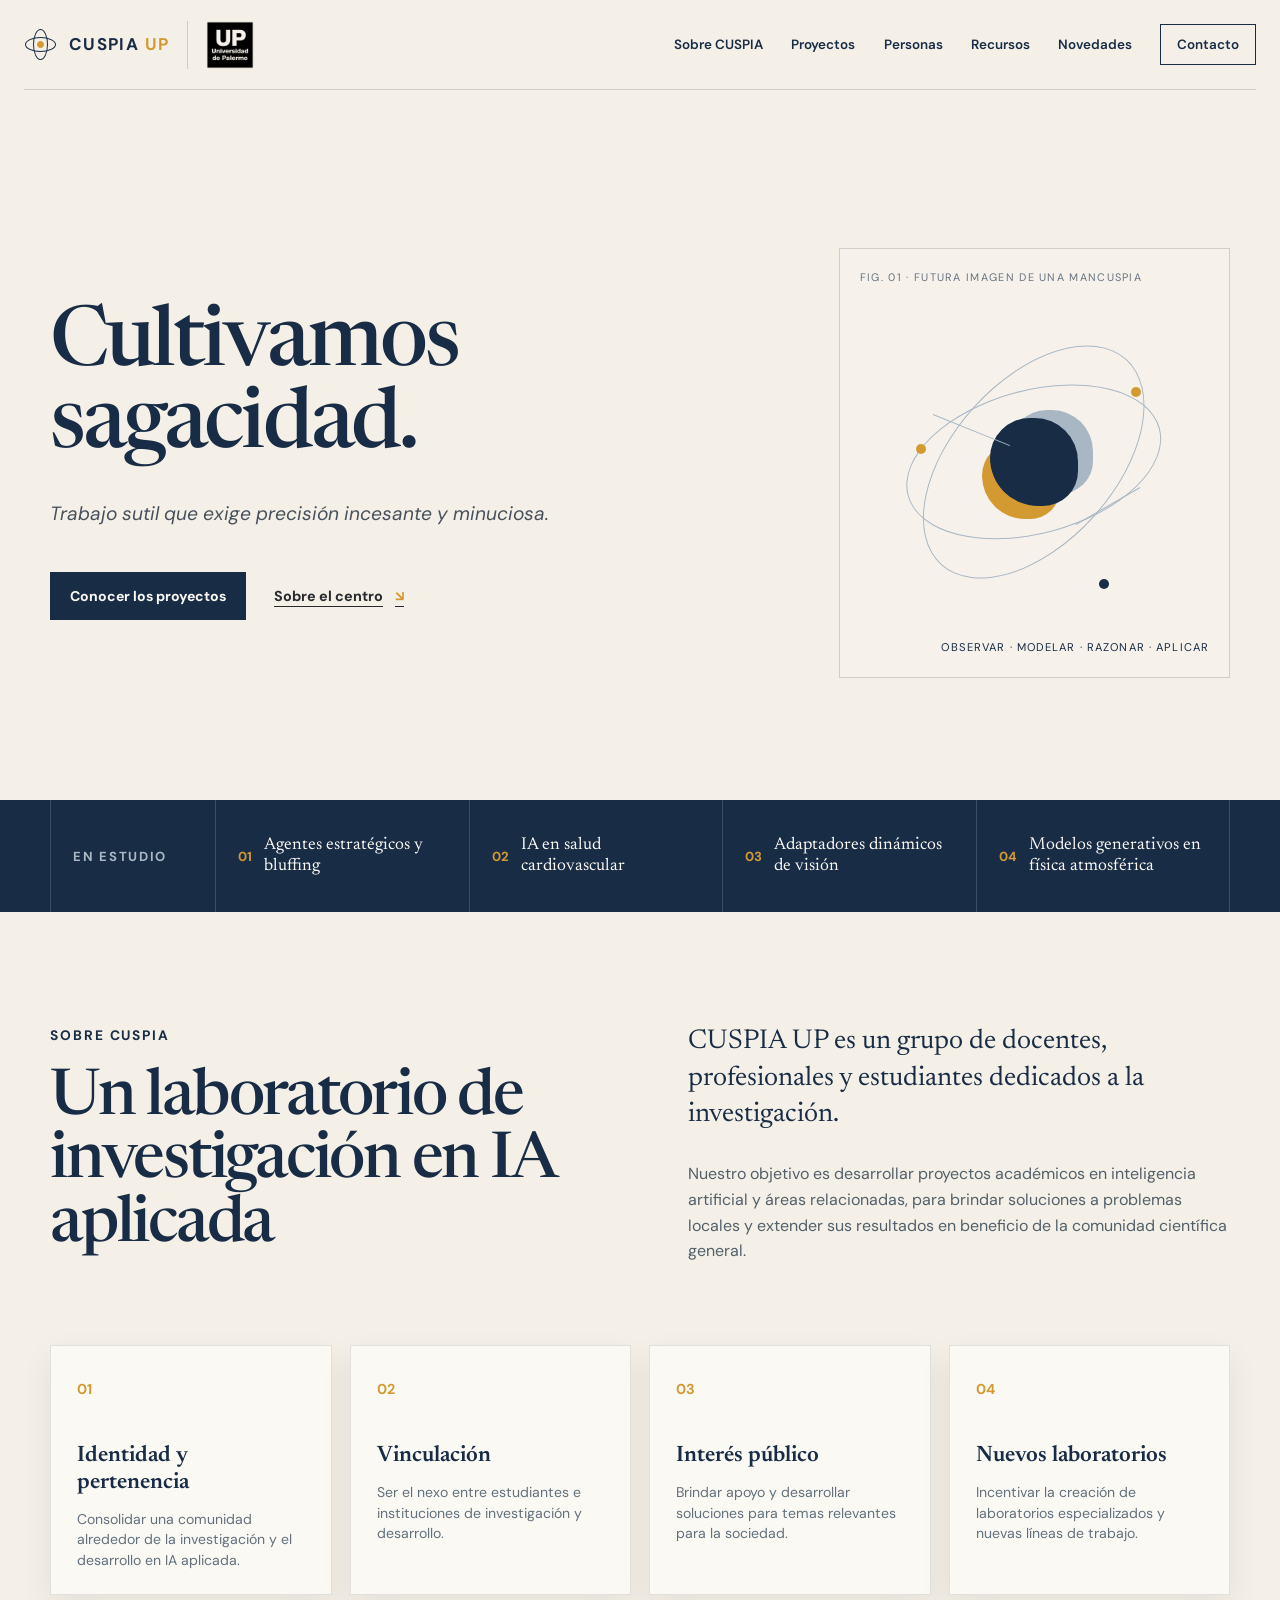
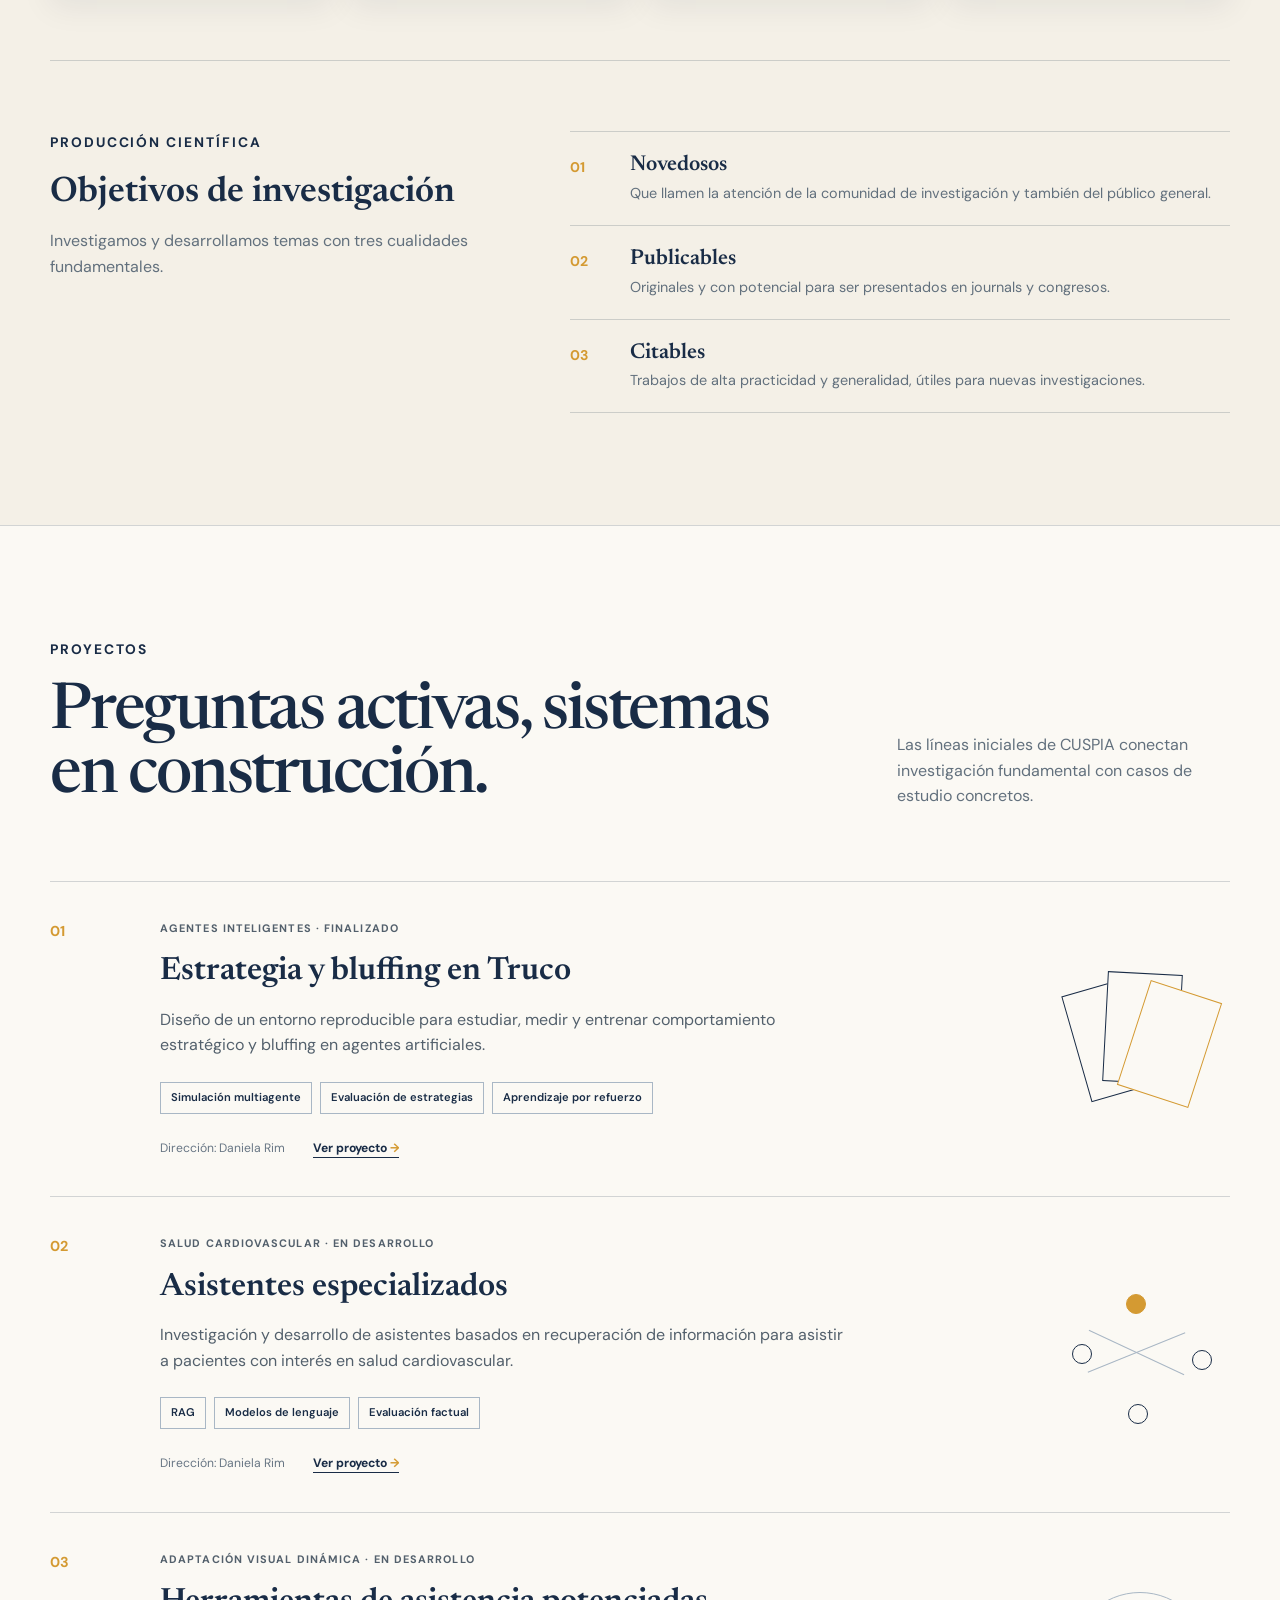
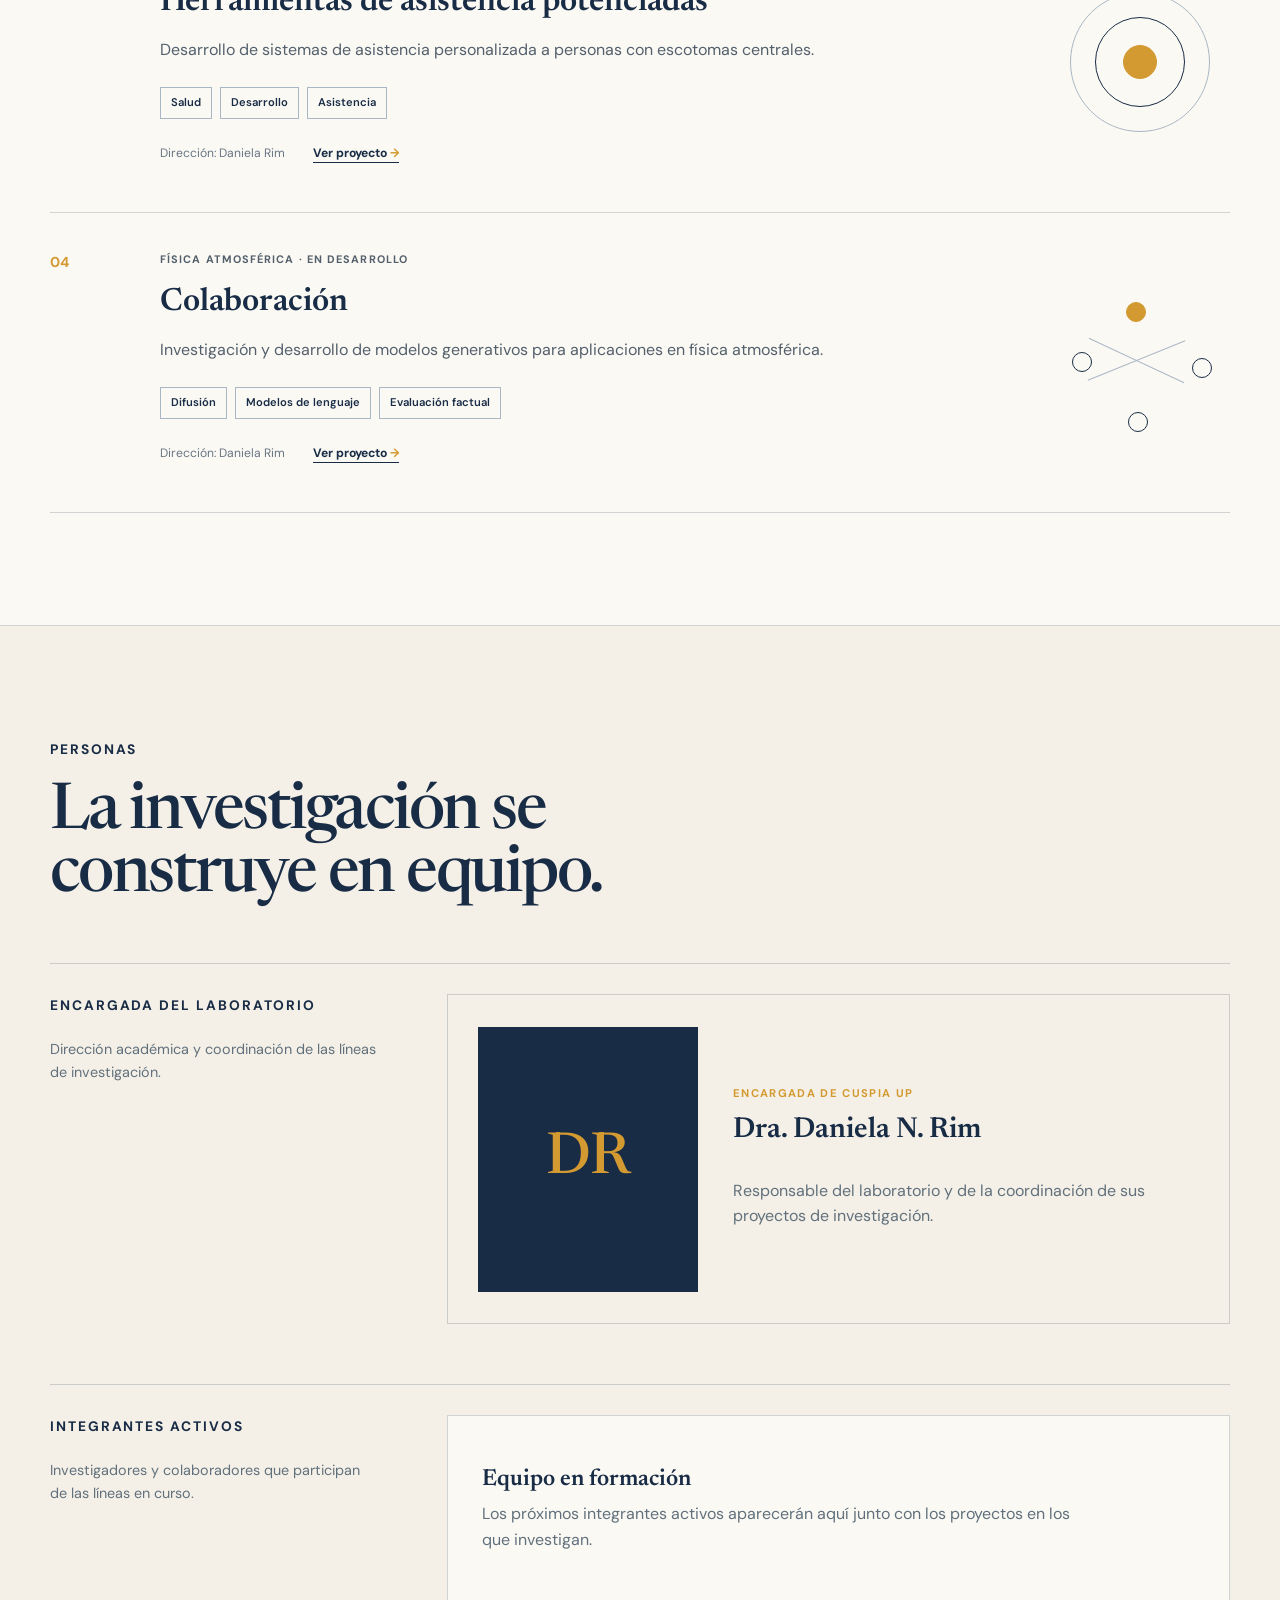
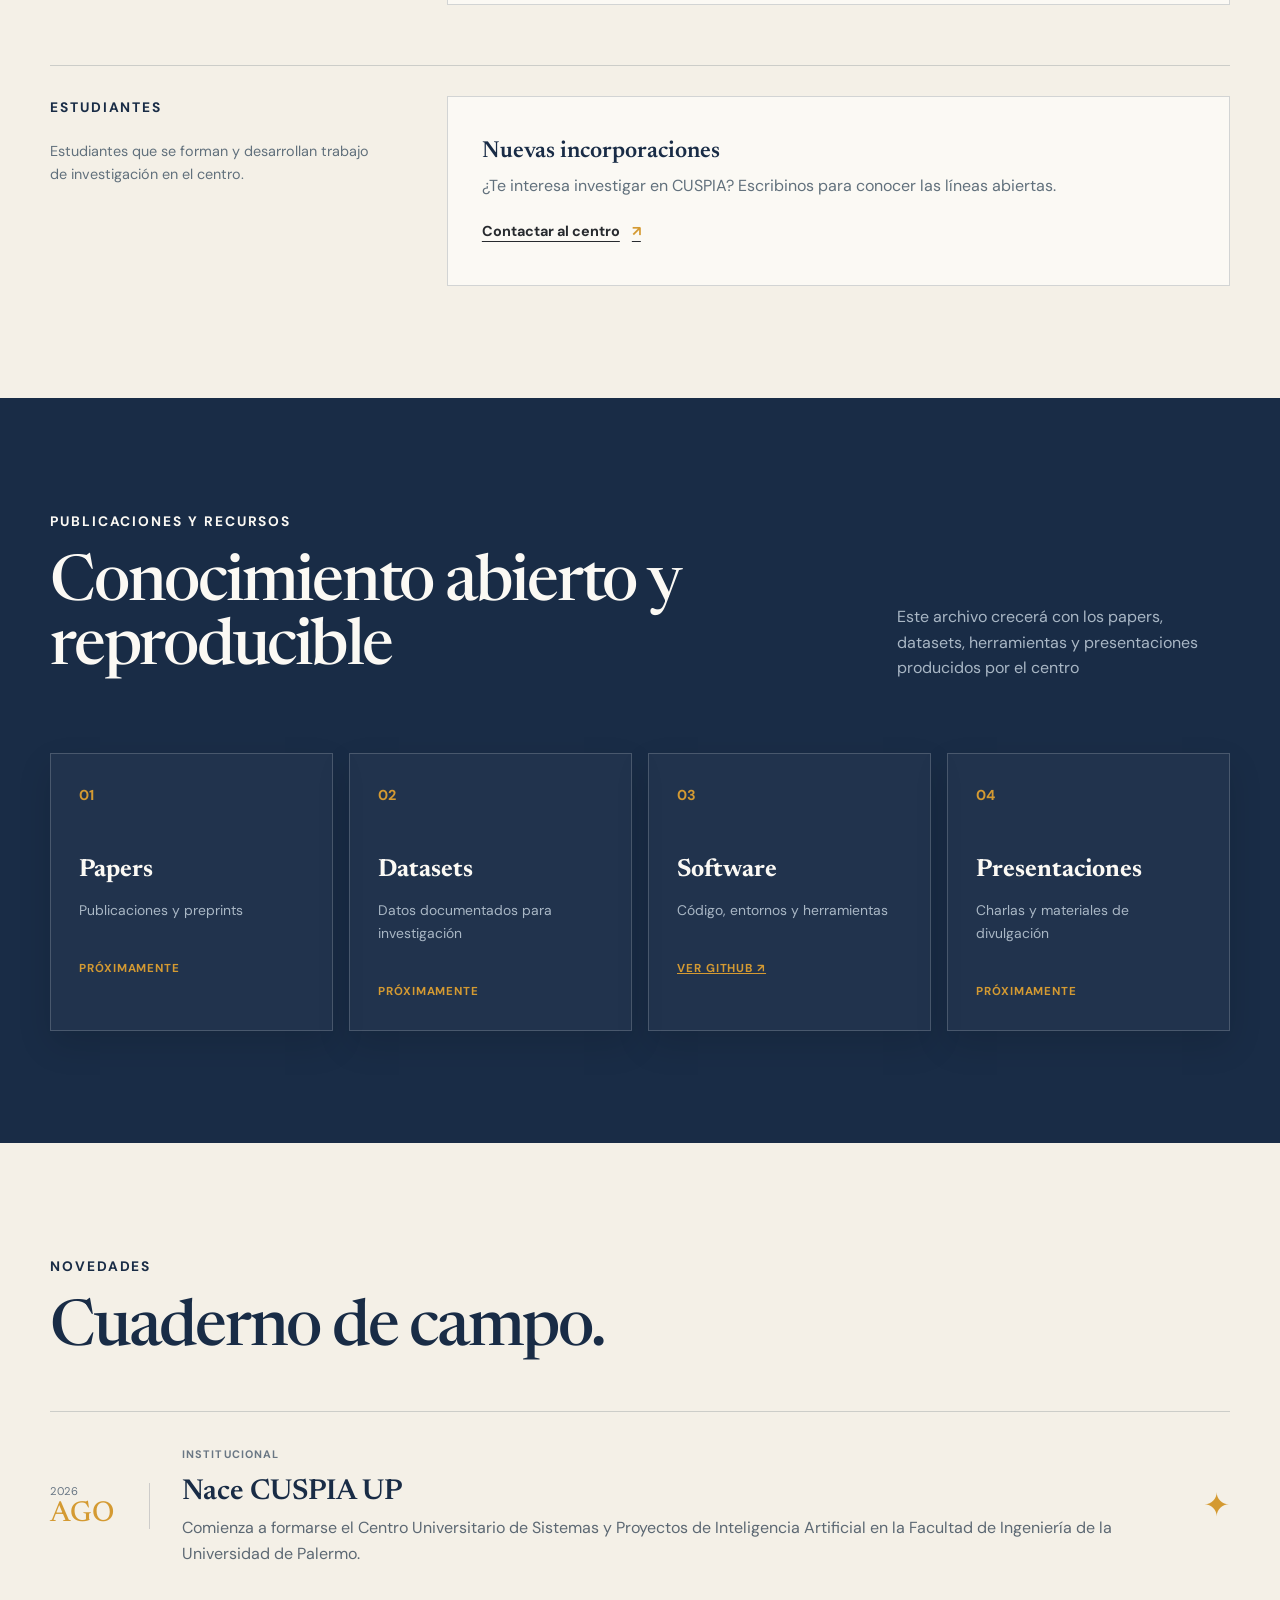
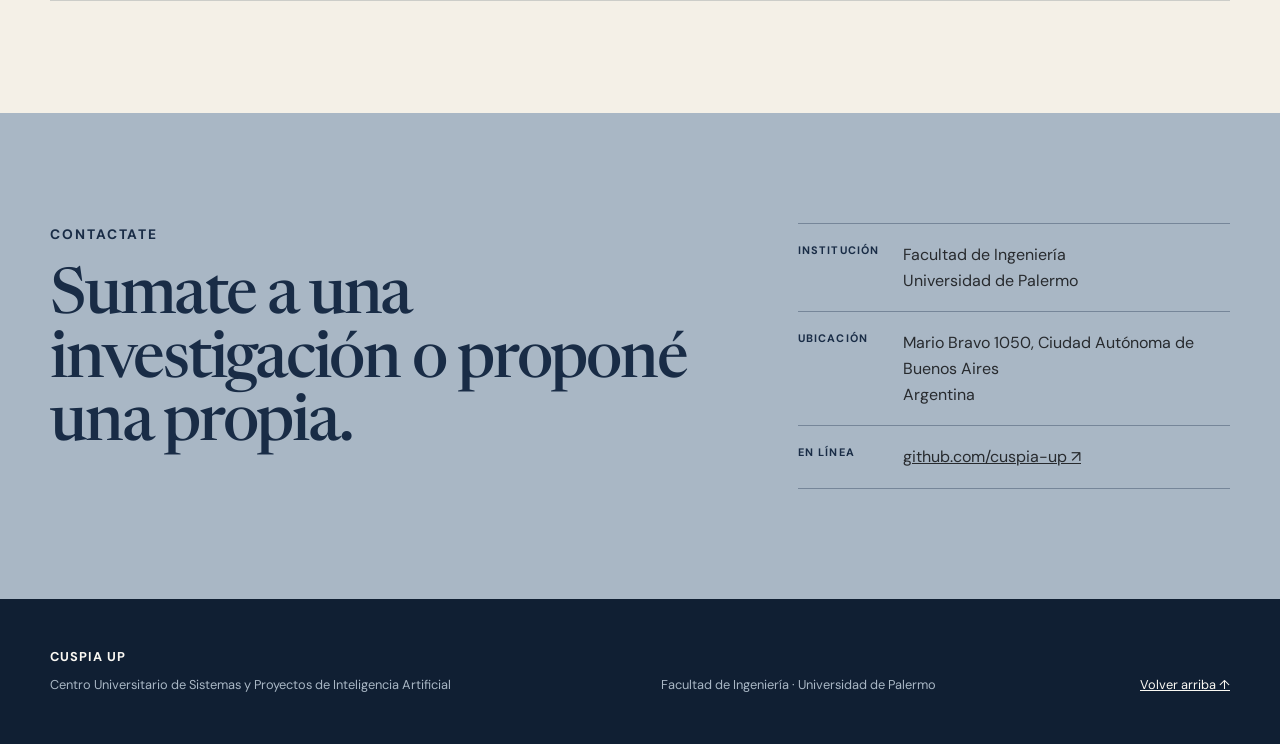
<file: index.html>
<!doctype html>
<html lang="es">
  <head>
    <meta charset="UTF-8" />
    <meta name="viewport" content="width=device-width, initial-scale=1.0" />
    <meta
      name="description"
      content="CUSPIA UP : laboratorio de investigación y desarrollo de sistemas de inteligencia artificial para soluciones de impacto."
    />
    <meta name="theme-color" content="#192c46" />
    <title>CUSPIA UP | Inteligencia artificial en acción </title>
    <link rel="preconnect" href="https://fonts.googleapis.com" />
    <link rel="preconnect" href="https://fonts.gstatic.com" crossorigin />
    <link
      href="https://fonts.googleapis.com/css2?family=DM+Sans:wght@400;500;600;700&family=Newsreader:opsz,wght@6..72,500;6..72,600&display=swap"
      rel="stylesheet"
    />
    <link rel="stylesheet" href="styles.css?v=3" />
    <script src="script.js" defer></script>
  </head>
  <body>
    <a class="skip-link" href="#contenido">Ir al contenido</a>

    <header class="site-header">
      <div class="brand-group">
        <a class="brand" href="#inicio" aria-label="CUSPIA UP, inicio">
          <span class="brand-mark" aria-hidden="true">
            <span></span><span></span><span></span>
          </span>
          <span class="brand-name">CUSPIA <strong>UP</strong></span>
        </a>
        <a
          class="up-brand"
          href="https://www.palermo.edu/ingenieria/investigacion-desarrollo/"
          target="_blank"
          rel="noreferrer"
          aria-label="Investigación y Desarrollo de la Facultad de Ingeniería, Universidad de Palermo"
        >
          <img src="Universidad-de-Palermo.png" alt="Universidad de Palermo" />
        </a>
      </div>

      <button class="menu-toggle" type="button" aria-expanded="false" aria-controls="site-nav">
        <span class="sr-only">Abrir menú</span>
        <span></span><span></span>
      </button>

      <nav id="site-nav" class="site-nav" aria-label="Navegación principal">
        <a href="#sobre">Sobre CUSPIA</a>
        <a href="#proyectos">Proyectos</a>
        <a href="#personas">Personas</a>
        <a href="#recursos">Recursos</a>
        <a href="#novedades">Novedades</a>
        <a class="nav-contact" href="#contacto">Contacto</a>
      </nav>
    </header>

    <main id="contenido">
      <section id="inicio" class="hero section-shell">
        <div class="hero-copy reveal">
          <h1> Cultivamos sagacidad.</h1>
          <p class="hero-intro">
              <em>Trabajo sutil que exige precisión incesante y minuciosa.</em>
          </p>
          <div class="hero-actions">
            <a class="button button-primary" href="#proyectos">Conocer los proyectos</a>
            <a class="text-link" href="#sobre">Sobre el centro <span aria-hidden="true">↘</span></a>
          </div>
        </div>

        <div class="field-figure reveal" aria-label="Ilustración abstracta de un sistema bajo observación">
          <div class="figure-label">Fig. 01 · Futura imagen de una mancuspia </div>
          <div class="specimen" aria-hidden="true">
            <span class="orbit orbit-one"></span>
            <span class="orbit orbit-two"></span>
            <span class="core"></span>
            <span class="node node-a"></span>
            <span class="node node-b"></span>
            <span class="node node-c"></span>
            <span class="trace trace-a"></span>
            <span class="trace trace-b"></span>
          </div>
          <p>Observar · modelar · razonar · aplicar</p>
        </div>
      </section>

      <section class="project-strip" aria-label="Proyectos destacados">
        <div class="section-shell strip-grid">
          <p class="strip-title">En estudio</p>
          <a href="proyectos/truco/"><span>01</span> Agentes estratégicos y bluffing</a>
          <a href="proyectos/asistentes-especializados/"><span>02</span> IA en salud cardiovascular</a>
          <a href="proyectos/asistencia-visual/"><span>03</span> Adaptadores dinámicos de visión</a>
          <a href="proyectos/fisica-atmosferica/"><span>04</span> Modelos generativos en física atmosférica</a>
        </div>
      </section>

      <section id="sobre" class="section section-shell about-grid">
        <div class="section-heading reveal">
          <p class="eyebrow">Sobre CUSPIA</p>
          <h2>Un laboratorio de investigación en IA aplicada</h2>
        </div>
        <div class="about-copy reveal">
          <p class="lead">
            CUSPIA UP es un grupo de docentes, profesionales y estudiantes dedicados a la investigación.
          </p>
          <p>
            Nuestro objetivo es desarrollar proyectos académicos en inteligencia artificial y áreas
            relacionadas, para brindar soluciones a problemas locales y extender sus resultados en
            beneficio de la comunidad científica general.
          </p>
        </div>
        <div class="research-areas reveal">
          <article><span>01</span><h3>Identidad y pertenencia</h3><p>Consolidar una comunidad alrededor de la investigación y el desarrollo en IA aplicada.</p></article>
          <article><span>02</span><h3>Vinculación</h3><p>Ser el nexo entre estudiantes e instituciones de investigación y desarrollo.</p></article>
          <article><span>03</span><h3>Interés público</h3><p>Brindar apoyo y desarrollar soluciones para temas relevantes para la sociedad.</p></article>
          <article><span>04</span><h3>Nuevos laboratorios</h3><p>Incentivar la creación de laboratorios especializados y nuevas líneas de trabajo.</p></article>
        </div>
        <div class="research-objectives reveal">
          <div class="research-objectives-heading">
            <p class="eyebrow">Producción científica</p>
            <h3>Objetivos de investigación</h3>
            <p>Investigamos y desarrollamos temas con tres cualidades fundamentales.</p>
          </div>
          <ol class="research-principles">
            <li><span>01</span><div><strong>Novedosos</strong><p>Que llamen la atención de la comunidad de investigación y también del público general.</p></div></li>
            <li><span>02</span><div><strong>Publicables</strong><p>Originales y con potencial para ser presentados en journals y congresos.</p></div></li>
            <li><span>03</span><div><strong>Citables</strong><p>Trabajos de alta practicidad y generalidad, útiles para nuevas investigaciones.</p></div></li>
          </ol>
        </div>
      </section>

      <section id="proyectos" class="section projects-section">
        <div class="section-shell">
          <div class="section-heading heading-row reveal">
            <div><p class="eyebrow">Proyectos</p><h2>Preguntas activas, sistemas en construcción.</h2></div>
            <p>Las líneas iniciales de CUSPIA conectan investigación fundamental con casos de estudio concretos.</p>
          </div>

          <div class="projects-list">
            <article id="proyecto-truco" class="project-card reveal">
              <div class="project-number">01</div>
              <div class="project-content">
                <p class="project-tag">Agentes inteligentes · Finalizado </p>
                <h3>Estrategia y bluffing en Truco</h3>
                <p>Diseño de un entorno reproducible para estudiar, medir y entrenar comportamiento estratégico y bluffing en agentes artificiales.</p>
                <ul><li>Simulación multiagente</li><li>Evaluación de estrategias</li><li>Aprendizaje por refuerzo</li></ul>
                <div class="project-meta"><span>Dirección: Daniela Rim</span><a class="project-link" href="proyectos/truco/">Ver proyecto <span aria-hidden="true">→</span></a></div>
              </div>
              <div class="project-glyph glyph-cards" aria-hidden="true"><span></span><span></span><span></span></div>
            </article>

            <article id="proyecto-rag" class="project-card reveal">
              <div class="project-number">02</div>
              <div class="project-content">
                <p class="project-tag">Salud Cardiovascular · En desarrollo</p>
                <h3>Asistentes especializados</h3>
                <p>Investigación y desarrollo de asistentes basados en recuperación de información para asistir a pacientes con interés en salud cardiovascular.</p>
                <ul><li>RAG</li><li>Modelos de lenguaje</li><li>Evaluación factual</li></ul>
                <div class="project-meta"><span>Dirección: Daniela Rim</span><a class="project-link" href="proyectos/asistentes-especializados/">Ver proyecto <span aria-hidden="true">→</span></a></div>
              </div>
              <div class="project-glyph glyph-nodes" aria-hidden="true"><span></span><span></span><span></span><span></span></div>
            </article>

            <article id="proyecto-dinvis" class="project-card reveal">
              <div class="project-number">03</div>
              <div class="project-content">
                <p class="project-tag"> Adaptación visual dinámica · En desarrollo </p>
                <h3>Herramientas de asistencia potenciadas </h3>
                <p> Desarrollo de sistemas de asistencia personalizada a personas con escotomas centrales.</p>
                <ul><li>Salud</li><li>Desarrollo</li><li>Asistencia</li></ul>
                <div class="project-meta"><span>Dirección: Daniela Rim</span><a class="project-link" href="proyectos/asistencia-visual/">Ver proyecto <span aria-hidden="true">→</span></a></div>
              </div>
              <div class="project-glyph glyph-rings" aria-hidden="true"><span></span><span></span><span></span></div>
            </article>

            <article id="proyecto-fatm" class="project-card reveal">
              <div class="project-number">04</div>
              <div class="project-content">
                <p class="project-tag">Física atmosférica · En desarrollo</p>
                <h3>Colaboración</h3>
                <p>Investigación y desarrollo  de  modelos generativos para aplicaciones en física atmosférica.</p>
                <ul><li>Difusión</li><li>Modelos de lenguaje</li><li>Evaluación factual</li></ul>
                <div class="project-meta"><span>Dirección: Daniela Rim</span><a class="project-link" href="proyectos/fisica-atmosferica/">Ver proyecto <span aria-hidden="true">→</span></a></div>
              </div>
              <div class="project-glyph glyph-nodes" aria-hidden="true"><span></span><span></span><span></span><span></span></div>
            </article>
            
          </div>
        </div>
      </section>

      <section id="personas" class="section section-shell people-section">
        <div class="section-heading reveal"><p class="eyebrow">Personas</p><h2>La investigación se construye en equipo.</h2></div>
        <div class="people-groups">
          <div class="people-group reveal">
            <div class="people-group-heading"><p class="eyebrow">Encargada del laboratorio</p><p>Dirección académica y coordinación de las líneas de investigación.</p></div>
            <article class="person-card person-lead">
            <div class="portrait-placeholder" aria-hidden="true"><span>DR</span></div>
              <div><p class="role">Encargada de CUSPIA UP</p><h3>Dra. Daniela N. Rim</h3><p>Responsable del laboratorio y de la coordinación de sus proyectos de investigación.</p></div>
            </article>
          </div>
          <div class="people-group reveal">
            <div class="people-group-heading"><p class="eyebrow">Integrantes activos</p><p>Investigadores y colaboradores que participan de las líneas en curso.</p></div>
            <article class="team-empty"><span>Equipo en formación</span><p>Los próximos integrantes activos aparecerán aquí junto con los proyectos en los que investigan.</p></article>
          </div>
          <div class="people-group reveal">
            <div class="people-group-heading"><p class="eyebrow">Estudiantes</p><p>Estudiantes que se forman y desarrollan trabajo de investigación en el centro.</p></div>
            <article class="team-empty"><span>Nuevas incorporaciones</span><p>¿Te interesa investigar en CUSPIA? Escribinos para conocer las líneas abiertas.</p><a class="text-link" href="#contacto">Contactar al centro <span aria-hidden="true">↗</span></a></article>
          </div>
        </div>
      </section>

      <section id="recursos" class="section resources-section">
        <div class="section-shell">
          <div class="section-heading heading-row reveal">
            <div><p class="eyebrow">Publicaciones y recursos</p><h2>Conocimiento abierto y reproducible</h2></div>
            <p>Este archivo crecerá con los papers, datasets, herramientas y presentaciones producidos por el centro</p>
          </div>
          <div class="resource-grid">
            <article class="resource-item reveal"><span>01</span><h3>Papers</h3><p>Publicaciones y preprints</p><em>Próximamente</em></article>
            <article class="resource-item reveal"><span>02</span><h3>Datasets</h3><p>Datos documentados para investigación</p><em>Próximamente</em></article>
            <article class="resource-item reveal"><span>03</span><h3>Software</h3><p>Código, entornos y herramientas</p><a href="https://github.com/cuspia-up" target="_blank" rel="noreferrer">Ver GitHub ↗</a></article>
            <article class="resource-item reveal"><span>04</span><h3>Presentaciones</h3><p>Charlas y materiales de divulgación</p><em>Próximamente</em></article>
          </div>
        </div>
      </section>

      <section id="novedades" class="section section-shell news-section">
        <div class="section-heading reveal"><p class="eyebrow">Novedades</p><h2>Cuaderno de campo.</h2></div>
        <article class="news-feature reveal">
          <div class="news-date"><span>2026</span><strong>AGO</strong></div>
          <div><p class="project-tag">Institucional</p><h3>Nace CUSPIA UP</h3><p>Comienza a formarse el Centro Universitario de Sistemas y Proyectos de Inteligencia Artificial en la Facultad de Ingeniería de la Universidad de Palermo.</p></div>
          <span class="news-mark" aria-hidden="true">✦</span>
        </article>
      </section>

      <section id="contacto" class="contact-section">
        <div class="section-shell contact-grid">
          <div class="reveal"><p class="eyebrow">Contactate</p><h2>Sumate a una investigación o proponé una propia.</h2></div>
          <div class="contact-details reveal">
            <div><span>Institución</span><p>Facultad de Ingeniería<br />Universidad de Palermo</p></div>
            <div><span>Ubicación</span><p>Mario Bravo 1050, Ciudad Autónoma de Buenos Aires<br />Argentina</p></div>
            <div><span>En línea</span><p><a href="https://github.com/cuspia-up" target="_blank" rel="noreferrer">github.com/cuspia-up ↗</a></p></div>
          </div>
        </div>
      </section>
    </main>

    <footer class="site-footer">
      <div class="section-shell footer-grid">
        <div><strong>CUSPIA UP</strong><p>Centro Universitario de Sistemas y Proyectos de Inteligencia Artificial</p></div>
        <p>Facultad de Ingeniería · Universidad de Palermo</p>
        <a href="#inicio">Volver arriba ↑</a>
      </div>
    </footer>
  </body>
</html>
</file>
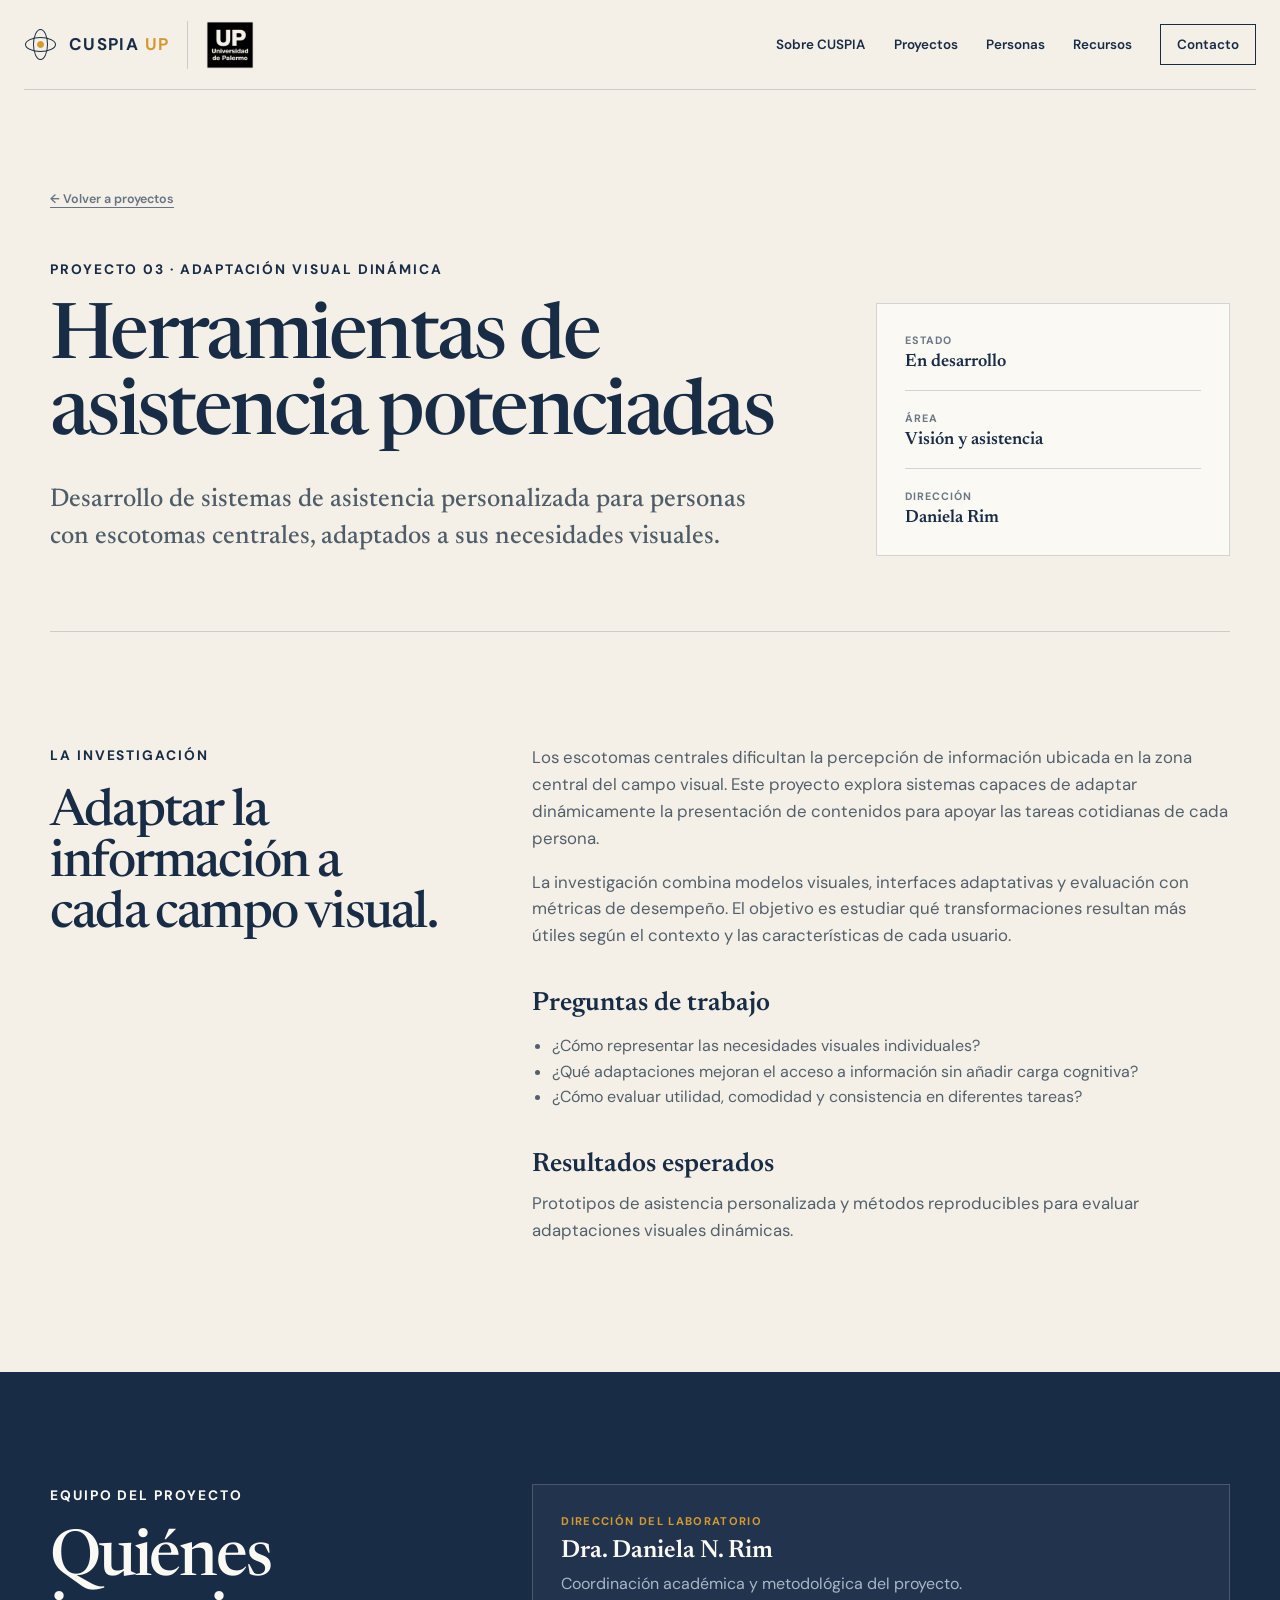
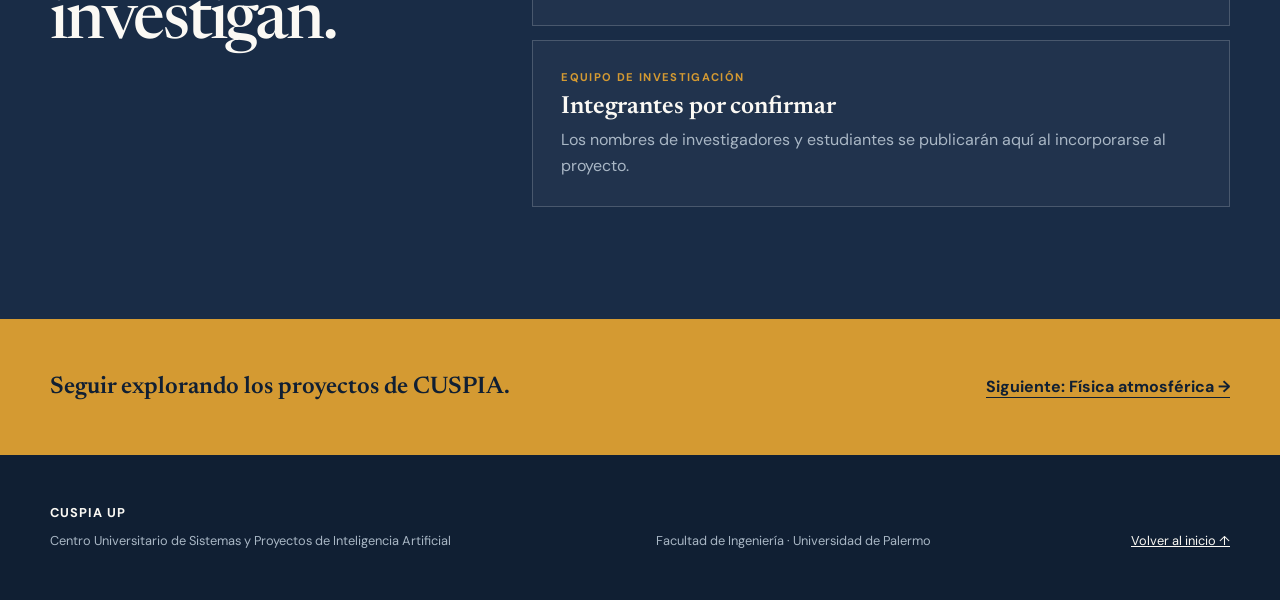
<file: proyectos/asistencia-visual/index.html>
<!doctype html>
<html lang="es">
  <head>
    <meta charset="UTF-8" /><meta name="viewport" content="width=device-width, initial-scale=1.0" /><meta name="description" content="Proyecto de CUSPIA UP sobre asistencia visual personalizada para personas con escotomas centrales." /><meta name="theme-color" content="#192c46" />
    <title>Herramientas de asistencia visual | CUSPIA UP</title>
    <link rel="preconnect" href="https://fonts.googleapis.com" /><link rel="preconnect" href="https://fonts.gstatic.com" crossorigin /><link href="https://fonts.googleapis.com/css2?family=DM+Sans:wght@400;500;600;700&family=Newsreader:opsz,wght@6..72,500;6..72,600&display=swap" rel="stylesheet" /><link rel="stylesheet" href="../../styles.css?v=3" /><script src="../../script.js" defer></script>
  </head>
  <body class="project-page">
    <a class="skip-link" href="#contenido">Ir al contenido</a>
    <header class="site-header"><div class="brand-group"><a class="brand" href="../../" aria-label="CUSPIA UP, inicio"><span class="brand-mark" aria-hidden="true"><span></span><span></span><span></span></span><span class="brand-name">CUSPIA <strong>UP</strong></span></a><a class="up-brand" href="https://www.palermo.edu/ingenieria/investigacion-desarrollo/" target="_blank" rel="noreferrer"><img src="../../Universidad-de-Palermo.png" alt="Universidad de Palermo" /></a></div><button class="menu-toggle" type="button" aria-expanded="false" aria-controls="site-nav"><span class="sr-only">Abrir menú</span><span></span><span></span></button><nav id="site-nav" class="site-nav" aria-label="Navegación principal"><a href="../../#sobre">Sobre CUSPIA</a><a href="../../#proyectos">Proyectos</a><a href="../../#personas">Personas</a><a href="../../#recursos">Recursos</a><a class="nav-contact" href="../../#contacto">Contacto</a></nav></header>
    <main id="contenido">
      <section class="project-hero section-shell"><a class="project-breadcrumb" href="../../#proyectos">← Volver a proyectos</a><div class="project-hero-grid"><div><p class="eyebrow">Proyecto 03 · Adaptación visual dinámica</p><h1>Herramientas de asistencia potenciadas</h1><p class="lead">Desarrollo de sistemas de asistencia personalizada para personas con escotomas centrales, adaptados a sus necesidades visuales.</p></div><aside class="project-status"><div><span>Estado</span><strong>En desarrollo</strong></div><div><span>Área</span><strong>Visión y asistencia</strong></div><div><span>Dirección</span><strong>Daniela Rim</strong></div></aside></div></section>
      <section class="section section-shell project-body"><div><p class="eyebrow">La investigación</p><h2>Adaptar la información a cada campo visual.</h2></div><div class="project-narrative"><p>Los escotomas centrales dificultan la percepción de información ubicada en la zona central del campo visual. Este proyecto explora sistemas capaces de adaptar dinámicamente la presentación de contenidos para apoyar las tareas cotidianas de cada persona.</p><p>La investigación combina modelos visuales, interfaces adaptativas y evaluación con métricas de desempeño. El objetivo es estudiar qué transformaciones resultan más útiles según el contexto y las características de cada usuario.</p><h3>Preguntas de trabajo</h3><ul><li>¿Cómo representar las necesidades visuales individuales?</li><li>¿Qué adaptaciones mejoran el acceso a información sin añadir carga cognitiva?</li><li>¿Cómo evaluar utilidad, comodidad y consistencia en diferentes tareas?</li></ul><h3>Resultados esperados</h3><p>Prototipos de asistencia personalizada y métodos reproducibles para evaluar adaptaciones visuales dinámicas.</p></div></section>
      <section class="section project-team"><div class="section-shell team-grid"><div><p class="eyebrow">Equipo del proyecto</p><h2>Quiénes investigan.</h2></div><div class="researcher-list"><article class="researcher-card"><p class="role">Dirección del laboratorio</p><h3>Dra. Daniela N. Rim</h3><p>Coordinación académica y metodológica del proyecto.</p></article><article class="researcher-card"><p class="role">Equipo de investigación</p><h3>Integrantes por confirmar</h3><p>Los nombres de investigadores y estudiantes se publicarán aquí al incorporarse al proyecto.</p></article></div></div></section>
      <section class="project-next"><div class="section-shell"><p>Seguir explorando los proyectos de CUSPIA.</p><a href="../fisica-atmosferica/">Siguiente: Física atmosférica →</a></div></section>
    </main>
    <footer class="site-footer"><div class="section-shell footer-grid"><div><strong>CUSPIA UP</strong><p>Centro Universitario de Sistemas y Proyectos de Inteligencia Artificial</p></div><p>Facultad de Ingeniería · Universidad de Palermo</p><a href="../../">Volver al inicio ↑</a></div></footer>
  </body>
</html>
</file>
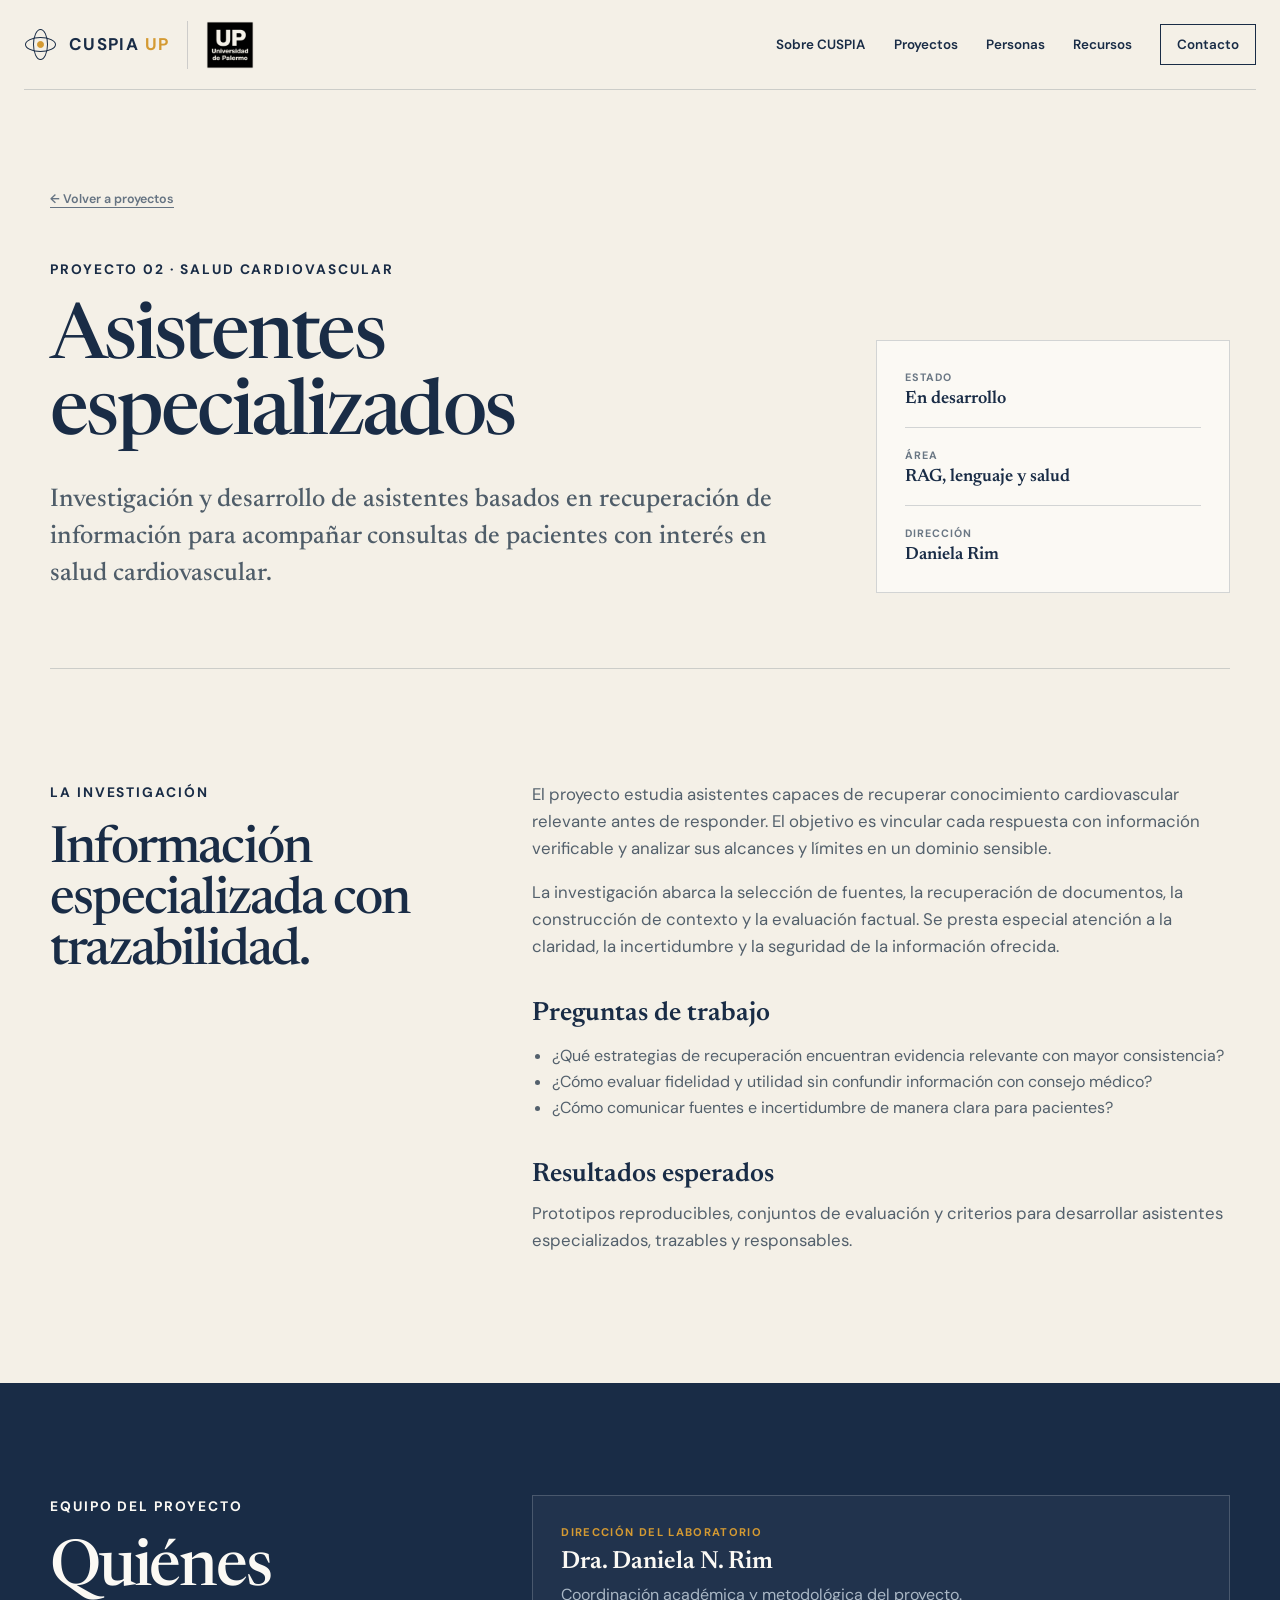
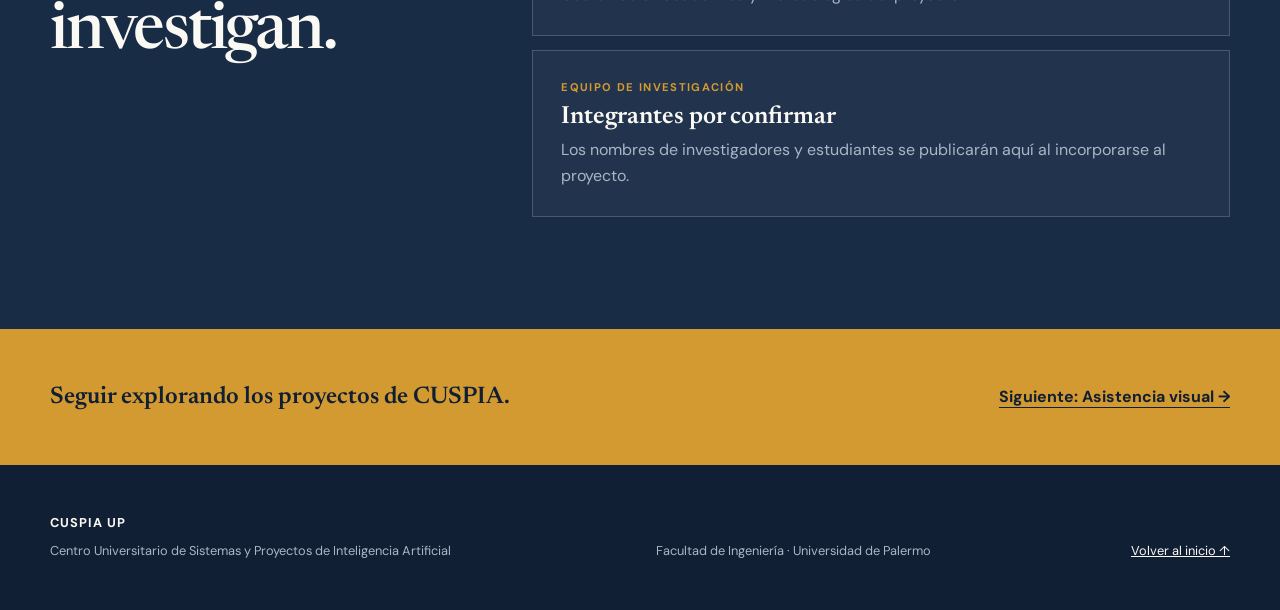
<file: proyectos/asistentes-especializados/index.html>
<!doctype html>
<html lang="es">
  <head>
    <meta charset="UTF-8" /><meta name="viewport" content="width=device-width, initial-scale=1.0" /><meta name="description" content="Proyecto de CUSPIA UP sobre asistentes especializados para salud cardiovascular." /><meta name="theme-color" content="#192c46" />
    <title>IA en salud cardiovascular | CUSPIA UP</title>
    <link rel="preconnect" href="https://fonts.googleapis.com" /><link rel="preconnect" href="https://fonts.gstatic.com" crossorigin /><link href="https://fonts.googleapis.com/css2?family=DM+Sans:wght@400;500;600;700&family=Newsreader:opsz,wght@6..72,500;6..72,600&display=swap" rel="stylesheet" /><link rel="stylesheet" href="../../styles.css?v=3" /><script src="../../script.js" defer></script>
  </head>
  <body class="project-page">
    <a class="skip-link" href="#contenido">Ir al contenido</a>
    <header class="site-header"><div class="brand-group"><a class="brand" href="../../" aria-label="CUSPIA UP, inicio"><span class="brand-mark" aria-hidden="true"><span></span><span></span><span></span></span><span class="brand-name">CUSPIA <strong>UP</strong></span></a><a class="up-brand" href="https://www.palermo.edu/ingenieria/investigacion-desarrollo/" target="_blank" rel="noreferrer"><img src="../../Universidad-de-Palermo.png" alt="Universidad de Palermo" /></a></div><button class="menu-toggle" type="button" aria-expanded="false" aria-controls="site-nav"><span class="sr-only">Abrir menú</span><span></span><span></span></button><nav id="site-nav" class="site-nav" aria-label="Navegación principal"><a href="../../#sobre">Sobre CUSPIA</a><a href="../../#proyectos">Proyectos</a><a href="../../#personas">Personas</a><a href="../../#recursos">Recursos</a><a class="nav-contact" href="../../#contacto">Contacto</a></nav></header>
    <main id="contenido">
      <section class="project-hero section-shell"><a class="project-breadcrumb" href="../../#proyectos">← Volver a proyectos</a><div class="project-hero-grid"><div><p class="eyebrow">Proyecto 02 · Salud cardiovascular</p><h1>Asistentes especializados</h1><p class="lead">Investigación y desarrollo de asistentes basados en recuperación de información para acompañar consultas de pacientes con interés en salud cardiovascular.</p></div><aside class="project-status"><div><span>Estado</span><strong>En desarrollo</strong></div><div><span>Área</span><strong>RAG, lenguaje y salud</strong></div><div><span>Dirección</span><strong>Daniela Rim</strong></div></aside></div></section>
      <section class="section section-shell project-body"><div><p class="eyebrow">La investigación</p><h2>Información especializada con trazabilidad.</h2></div><div class="project-narrative"><p>El proyecto estudia asistentes capaces de recuperar conocimiento cardiovascular relevante antes de responder. El objetivo es vincular cada respuesta con información verificable y analizar sus alcances y límites en un dominio sensible.</p><p>La investigación abarca la selección de fuentes, la recuperación de documentos, la construcción de contexto y la evaluación factual. Se presta especial atención a la claridad, la incertidumbre y la seguridad de la información ofrecida.</p><h3>Preguntas de trabajo</h3><ul><li>¿Qué estrategias de recuperación encuentran evidencia relevante con mayor consistencia?</li><li>¿Cómo evaluar fidelidad y utilidad sin confundir información con consejo médico?</li><li>¿Cómo comunicar fuentes e incertidumbre de manera clara para pacientes?</li></ul><h3>Resultados esperados</h3><p>Prototipos reproducibles, conjuntos de evaluación y criterios para desarrollar asistentes especializados, trazables y responsables.</p></div></section>
      <section class="section project-team"><div class="section-shell team-grid"><div><p class="eyebrow">Equipo del proyecto</p><h2>Quiénes investigan.</h2></div><div class="researcher-list"><article class="researcher-card"><p class="role">Dirección del laboratorio</p><h3>Dra. Daniela N. Rim</h3><p>Coordinación académica y metodológica del proyecto.</p></article><article class="researcher-card"><p class="role">Equipo de investigación</p><h3>Integrantes por confirmar</h3><p>Los nombres de investigadores y estudiantes se publicarán aquí al incorporarse al proyecto.</p></article></div></div></section>
      <section class="project-next"><div class="section-shell"><p>Seguir explorando los proyectos de CUSPIA.</p><a href="../asistencia-visual/">Siguiente: Asistencia visual →</a></div></section>
    </main>
    <footer class="site-footer"><div class="section-shell footer-grid"><div><strong>CUSPIA UP</strong><p>Centro Universitario de Sistemas y Proyectos de Inteligencia Artificial</p></div><p>Facultad de Ingeniería · Universidad de Palermo</p><a href="../../">Volver al inicio ↑</a></div></footer>
  </body>
</html>
</file>
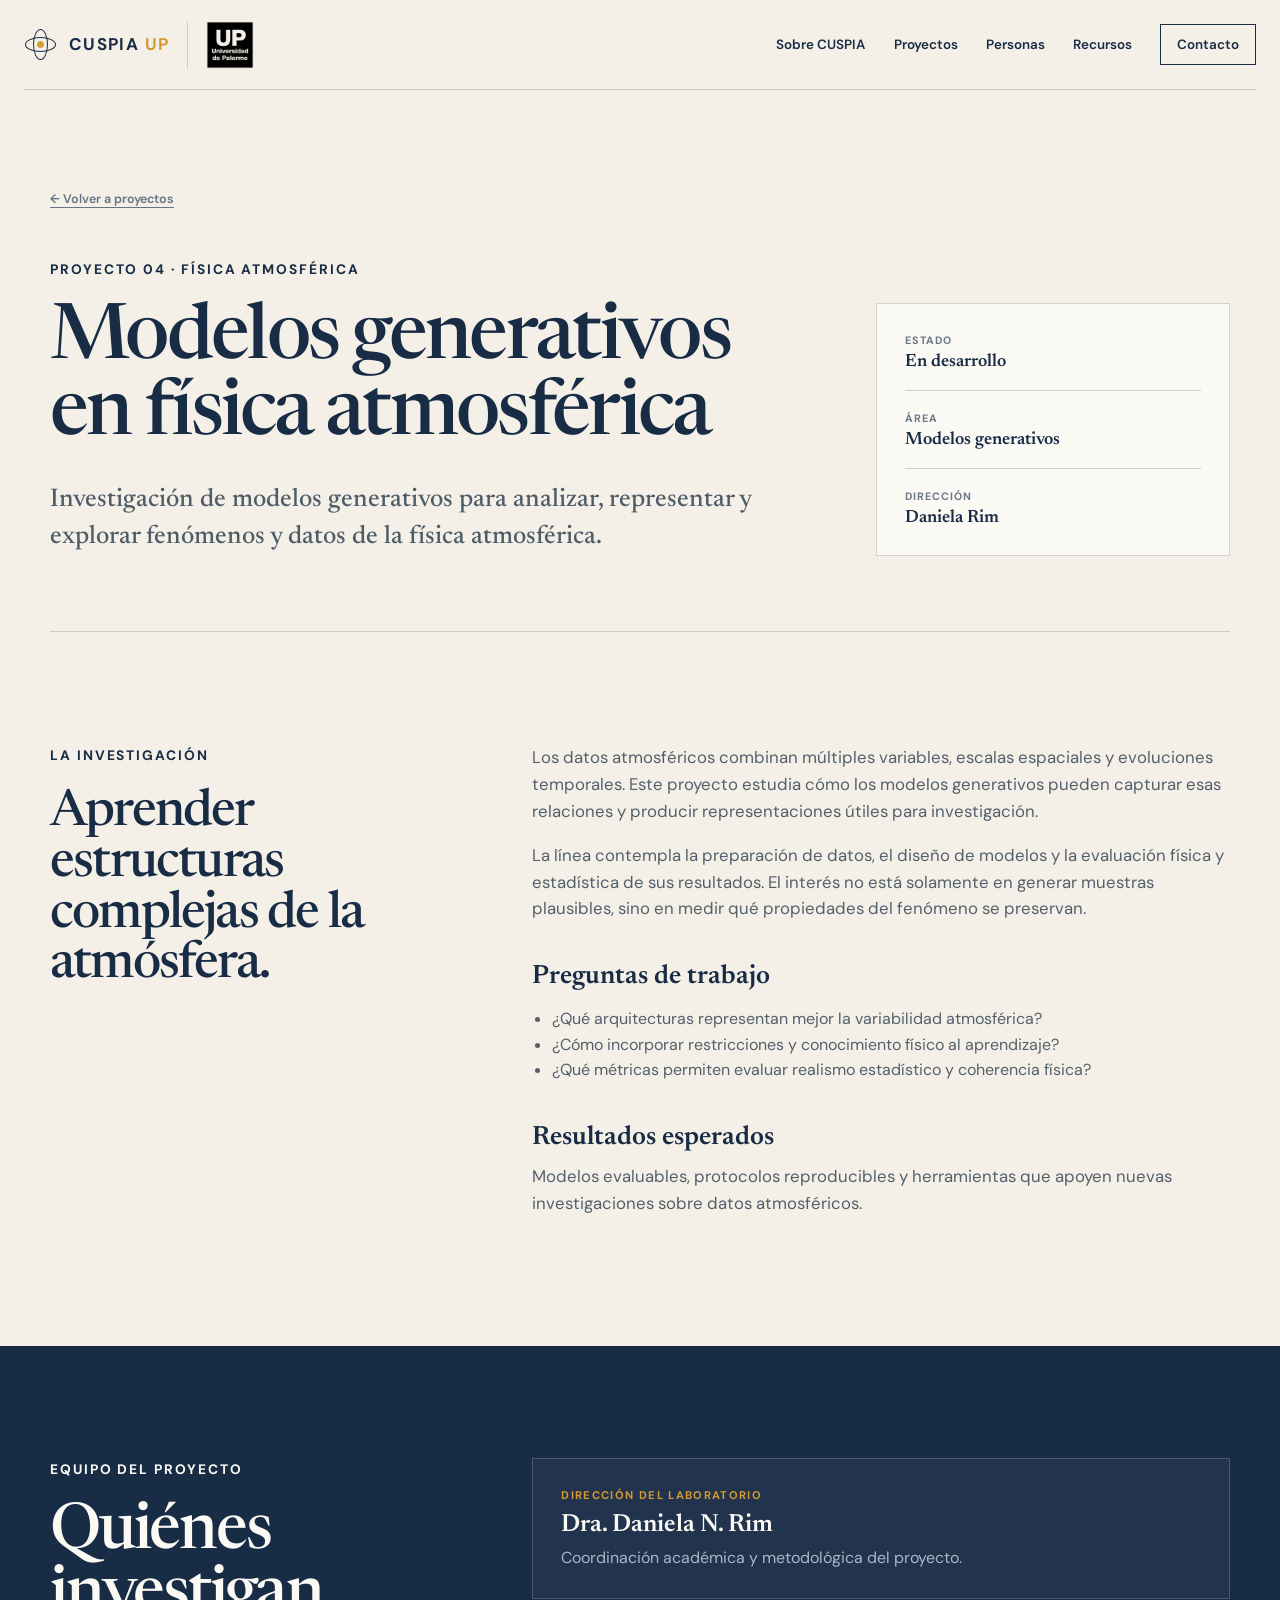
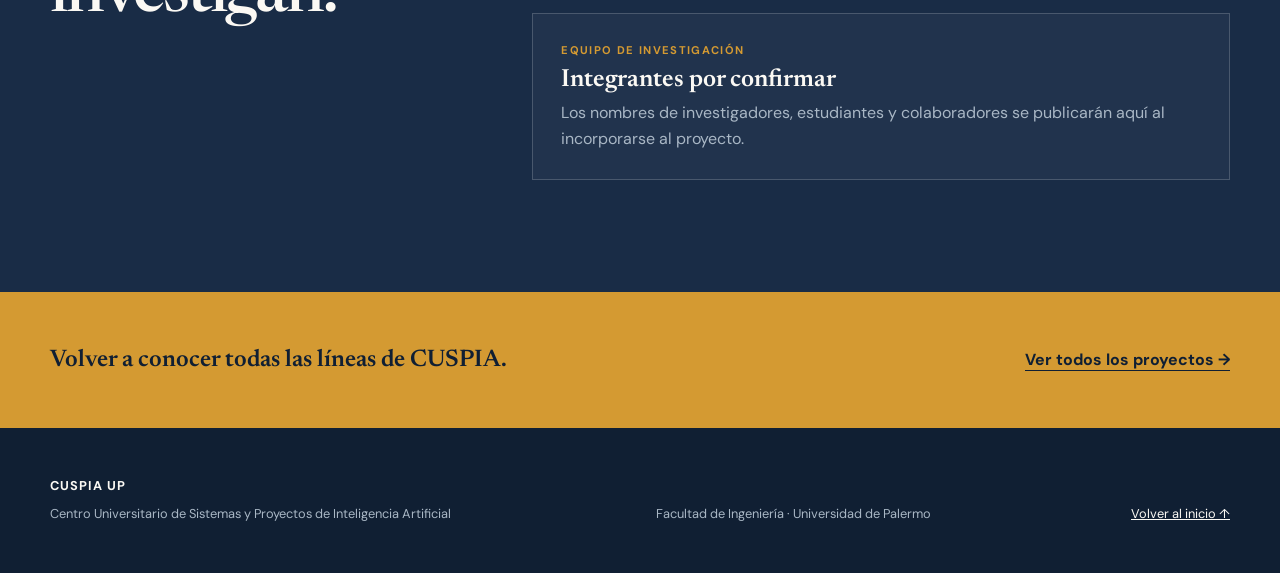
<file: proyectos/fisica-atmosferica/index.html>
<!doctype html>
<html lang="es">
  <head>
    <meta charset="UTF-8" /><meta name="viewport" content="width=device-width, initial-scale=1.0" /><meta name="description" content="Proyecto de CUSPIA UP sobre modelos generativos aplicados a física atmosférica." /><meta name="theme-color" content="#192c46" />
    <title>Modelos generativos en física atmosférica | CUSPIA UP</title>
    <link rel="preconnect" href="https://fonts.googleapis.com" /><link rel="preconnect" href="https://fonts.gstatic.com" crossorigin /><link href="https://fonts.googleapis.com/css2?family=DM+Sans:wght@400;500;600;700&family=Newsreader:opsz,wght@6..72,500;6..72,600&display=swap" rel="stylesheet" /><link rel="stylesheet" href="../../styles.css?v=3" /><script src="../../script.js" defer></script>
  </head>
  <body class="project-page">
    <a class="skip-link" href="#contenido">Ir al contenido</a>
    <header class="site-header"><div class="brand-group"><a class="brand" href="../../" aria-label="CUSPIA UP, inicio"><span class="brand-mark" aria-hidden="true"><span></span><span></span><span></span></span><span class="brand-name">CUSPIA <strong>UP</strong></span></a><a class="up-brand" href="https://www.palermo.edu/ingenieria/investigacion-desarrollo/" target="_blank" rel="noreferrer"><img src="../../Universidad-de-Palermo.png" alt="Universidad de Palermo" /></a></div><button class="menu-toggle" type="button" aria-expanded="false" aria-controls="site-nav"><span class="sr-only">Abrir menú</span><span></span><span></span></button><nav id="site-nav" class="site-nav" aria-label="Navegación principal"><a href="../../#sobre">Sobre CUSPIA</a><a href="../../#proyectos">Proyectos</a><a href="../../#personas">Personas</a><a href="../../#recursos">Recursos</a><a class="nav-contact" href="../../#contacto">Contacto</a></nav></header>
    <main id="contenido">
      <section class="project-hero section-shell"><a class="project-breadcrumb" href="../../#proyectos">← Volver a proyectos</a><div class="project-hero-grid"><div><p class="eyebrow">Proyecto 04 · Física atmosférica</p><h1>Modelos generativos en física atmosférica</h1><p class="lead">Investigación de modelos generativos para analizar, representar y explorar fenómenos y datos de la física atmosférica.</p></div><aside class="project-status"><div><span>Estado</span><strong>En desarrollo</strong></div><div><span>Área</span><strong>Modelos generativos</strong></div><div><span>Dirección</span><strong>Daniela Rim</strong></div></aside></div></section>
      <section class="section section-shell project-body"><div><p class="eyebrow">La investigación</p><h2>Aprender estructuras complejas de la atmósfera.</h2></div><div class="project-narrative"><p>Los datos atmosféricos combinan múltiples variables, escalas espaciales y evoluciones temporales. Este proyecto estudia cómo los modelos generativos pueden capturar esas relaciones y producir representaciones útiles para investigación.</p><p>La línea contempla la preparación de datos, el diseño de modelos y la evaluación física y estadística de sus resultados. El interés no está solamente en generar muestras plausibles, sino en medir qué propiedades del fenómeno se preservan.</p><h3>Preguntas de trabajo</h3><ul><li>¿Qué arquitecturas representan mejor la variabilidad atmosférica?</li><li>¿Cómo incorporar restricciones y conocimiento físico al aprendizaje?</li><li>¿Qué métricas permiten evaluar realismo estadístico y coherencia física?</li></ul><h3>Resultados esperados</h3><p>Modelos evaluables, protocolos reproducibles y herramientas que apoyen nuevas investigaciones sobre datos atmosféricos.</p></div></section>
      <section class="section project-team"><div class="section-shell team-grid"><div><p class="eyebrow">Equipo del proyecto</p><h2>Quiénes investigan.</h2></div><div class="researcher-list"><article class="researcher-card"><p class="role">Dirección del laboratorio</p><h3>Dra. Daniela N. Rim</h3><p>Coordinación académica y metodológica del proyecto.</p></article><article class="researcher-card"><p class="role">Equipo de investigación</p><h3>Integrantes por confirmar</h3><p>Los nombres de investigadores, estudiantes y colaboradores se publicarán aquí al incorporarse al proyecto.</p></article></div></div></section>
      <section class="project-next"><div class="section-shell"><p>Volver a conocer todas las líneas de CUSPIA.</p><a href="../../#proyectos">Ver todos los proyectos →</a></div></section>
    </main>
    <footer class="site-footer"><div class="section-shell footer-grid"><div><strong>CUSPIA UP</strong><p>Centro Universitario de Sistemas y Proyectos de Inteligencia Artificial</p></div><p>Facultad de Ingeniería · Universidad de Palermo</p><a href="../../">Volver al inicio ↑</a></div></footer>
  </body>
</html>
</file>
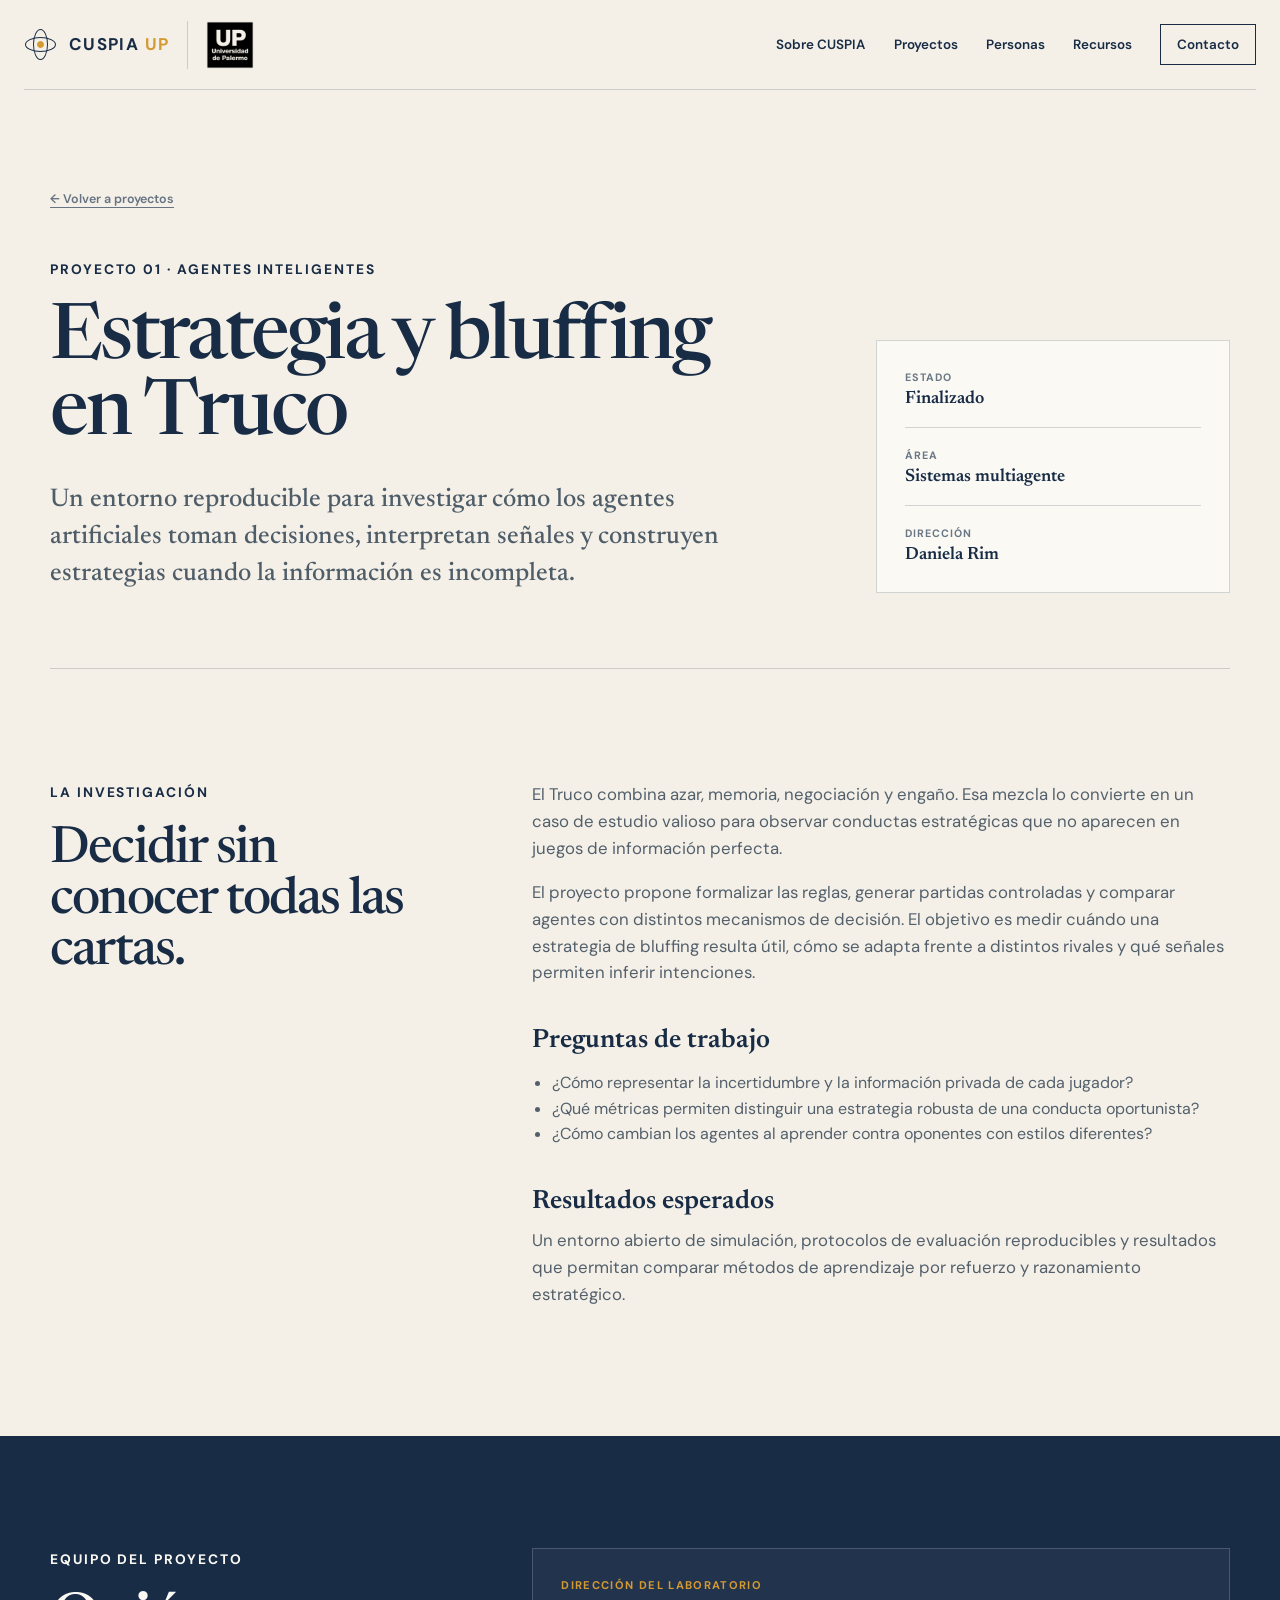
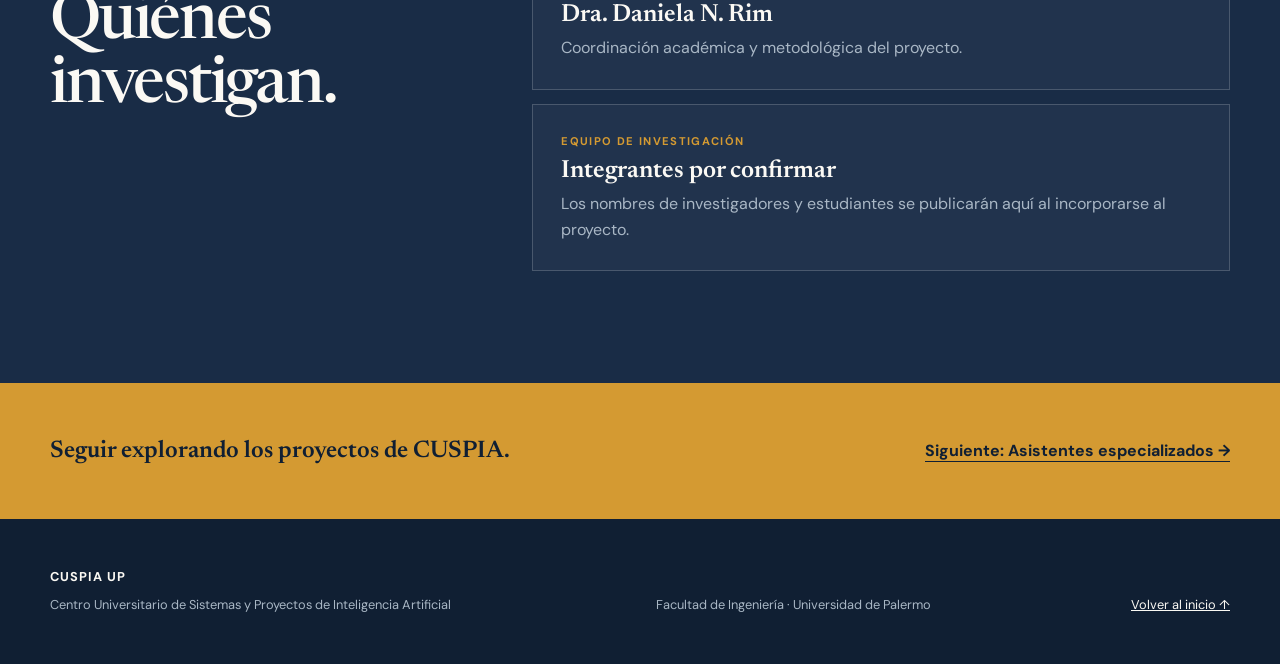
<file: proyectos/truco/index.html>
<!doctype html>
<html lang="es">
  <head>
    <meta charset="UTF-8" />
    <meta name="viewport" content="width=device-width, initial-scale=1.0" />
    <meta name="description" content="Proyecto de CUSPIA UP sobre estrategia y bluffing en agentes artificiales que juegan al Truco." />
    <meta name="theme-color" content="#192c46" />
    <title>Estrategia y bluffing en Truco | CUSPIA UP</title>
    <link rel="preconnect" href="https://fonts.googleapis.com" />
    <link rel="preconnect" href="https://fonts.gstatic.com" crossorigin />
    <link href="https://fonts.googleapis.com/css2?family=DM+Sans:wght@400;500;600;700&family=Newsreader:opsz,wght@6..72,500;6..72,600&display=swap" rel="stylesheet" />
    <link rel="stylesheet" href="../../styles.css?v=3" />
    <script src="../../script.js" defer></script>
  </head>
  <body class="project-page">
    <a class="skip-link" href="#contenido">Ir al contenido</a>
    <header class="site-header">
      <div class="brand-group"><a class="brand" href="../../" aria-label="CUSPIA UP, inicio"><span class="brand-mark" aria-hidden="true"><span></span><span></span><span></span></span><span class="brand-name">CUSPIA <strong>UP</strong></span></a><a class="up-brand" href="https://www.palermo.edu/ingenieria/investigacion-desarrollo/" target="_blank" rel="noreferrer"><img src="../../Universidad-de-Palermo.png" alt="Universidad de Palermo" /></a></div>
      <button class="menu-toggle" type="button" aria-expanded="false" aria-controls="site-nav"><span class="sr-only">Abrir menú</span><span></span><span></span></button>
      <nav id="site-nav" class="site-nav" aria-label="Navegación principal"><a href="../../#sobre">Sobre CUSPIA</a><a href="../../#proyectos">Proyectos</a><a href="../../#personas">Personas</a><a href="../../#recursos">Recursos</a><a class="nav-contact" href="../../#contacto">Contacto</a></nav>
    </header>
    <main id="contenido">
      <section class="project-hero section-shell">
        <a class="project-breadcrumb" href="../../#proyectos">← Volver a proyectos</a>
        <div class="project-hero-grid"><div><p class="eyebrow">Proyecto 01 · Agentes inteligentes</p><h1>Estrategia y bluffing en Truco</h1><p class="lead">Un entorno reproducible para investigar cómo los agentes artificiales toman decisiones, interpretan señales y construyen estrategias cuando la información es incompleta.</p></div><aside class="project-status"><div><span>Estado</span><strong>Finalizado</strong></div><div><span>Área</span><strong>Sistemas multiagente</strong></div><div><span>Dirección</span><strong>Daniela Rim</strong></div></aside></div>
      </section>
      <section class="section section-shell project-body"><div><p class="eyebrow">La investigación</p><h2>Decidir sin conocer todas las cartas.</h2></div><div class="project-narrative"><p>El Truco combina azar, memoria, negociación y engaño. Esa mezcla lo convierte en un caso de estudio valioso para observar conductas estratégicas que no aparecen en juegos de información perfecta.</p><p>El proyecto propone formalizar las reglas, generar partidas controladas y comparar agentes con distintos mecanismos de decisión. El objetivo es medir cuándo una estrategia de bluffing resulta útil, cómo se adapta frente a distintos rivales y qué señales permiten inferir intenciones.</p><h3>Preguntas de trabajo</h3><ul><li>¿Cómo representar la incertidumbre y la información privada de cada jugador?</li><li>¿Qué métricas permiten distinguir una estrategia robusta de una conducta oportunista?</li><li>¿Cómo cambian los agentes al aprender contra oponentes con estilos diferentes?</li></ul><h3>Resultados esperados</h3><p>Un entorno abierto de simulación, protocolos de evaluación reproducibles y resultados que permitan comparar métodos de aprendizaje por refuerzo y razonamiento estratégico.</p></div></section>
      <section class="section project-team"><div class="section-shell team-grid"><div><p class="eyebrow">Equipo del proyecto</p><h2>Quiénes investigan.</h2></div><div class="researcher-list"><article class="researcher-card"><p class="role">Dirección del laboratorio</p><h3>Dra. Daniela N. Rim</h3><p>Coordinación académica y metodológica del proyecto.</p></article><article class="researcher-card"><p class="role">Equipo de investigación</p><h3>Integrantes por confirmar</h3><p>Los nombres de investigadores y estudiantes se publicarán aquí al incorporarse al proyecto.</p></article></div></div></section>
      <section class="project-next"><div class="section-shell"><p>Seguir explorando los proyectos de CUSPIA.</p><a href="../asistentes-especializados/">Siguiente: Asistentes especializados →</a></div></section>
    </main>
    <footer class="site-footer"><div class="section-shell footer-grid"><div><strong>CUSPIA UP</strong><p>Centro Universitario de Sistemas y Proyectos de Inteligencia Artificial</p></div><p>Facultad de Ingeniería · Universidad de Palermo</p><a href="../../">Volver al inicio ↑</a></div></footer>
  </body>
</html>
</file>
<file: styles.css>
:root {
  --ink: #192c46;
  --ink-deep: #101f33;
  --saffron: #d49a32;
  --paper: #f4f0e7;
  --paper-light: #fbf9f4;
  --mist: #a9b7c5;
  --charcoal: #272a2e;
  --line: rgba(25, 44, 70, 0.18);
  --serif: "Newsreader", Georgia, serif;
  --sans: "DM Sans", system-ui, sans-serif;
  --shell: min(1180px, calc(100% - 48px));
}

* { box-sizing: border-box; }
html { scroll-behavior: smooth; }
body { margin: 0; color: var(--charcoal); background: var(--paper); font-family: var(--sans); line-height: 1.6; }
a { color: inherit; }
button, a { -webkit-tap-highlight-color: transparent; }
.section-shell { width: var(--shell); margin-inline: auto; }
.section { padding-block: 112px; }
.skip-link { position: fixed; left: 16px; top: -60px; z-index: 100; padding: 10px 16px; background: var(--saffron); color: var(--ink-deep); font-weight: 700; }
.skip-link:focus { top: 16px; }
.sr-only { position: absolute; width: 1px; height: 1px; padding: 0; margin: -1px; overflow: hidden; clip: rect(0,0,0,0); white-space: nowrap; border: 0; }

.site-header { width: min(1280px, calc(100% - 48px)); height: 90px; margin-inline: auto; display: flex; align-items: center; justify-content: space-between; border-bottom: 1px solid var(--line); position: relative; z-index: 20; }
.brand-group { display: flex; align-items: center; gap: 18px; }
.brand { display: inline-flex; align-items: center; gap: 12px; text-decoration: none; color: var(--ink); }
.brand-name { font-size: 1.06rem; font-weight: 700; letter-spacing: .08em; }
.brand-name strong { color: var(--saffron); }
.brand-mark { width: 33px; height: 33px; position: relative; display: block; }
.brand-mark span { position: absolute; border: 1.5px solid var(--ink); border-radius: 50%; }
.brand-mark span:nth-child(1) { inset: 1px 9px; }
.brand-mark span:nth-child(2) { inset: 9px 1px; }
.brand-mark span:nth-child(3) { width: 7px; height: 7px; left: 13px; top: 13px; background: var(--saffron); border-color: var(--saffron); }
.up-brand { display: inline-flex; align-items: center; padding-left: 18px; border-left: 1px solid var(--line); }
.up-brand img { display: block; width: 48px; height: 48px; object-fit: contain; }
.site-nav { display: flex; align-items: center; gap: clamp(18px, 2.2vw, 34px); }
.site-nav a { font-size: .84rem; font-weight: 600; text-decoration: none; color: var(--ink); }
.site-nav a:not(.nav-contact):hover { color: var(--saffron); }
.nav-contact { padding: 9px 16px; border: 1px solid var(--ink); }
.nav-contact:hover { background: var(--ink); color: var(--paper); }
.menu-toggle { display: none; background: none; border: 0; padding: 10px; }
.menu-toggle > span:not(.sr-only) { display: block; width: 24px; height: 1px; margin: 6px; background: var(--ink); }

.hero { min-height: 710px; padding-block: 105px 70px; display: grid; grid-template-columns: minmax(0, 1.45fr) minmax(320px, .8fr); grid-template-rows: 1fr; column-gap: 80px; position: relative; }
.hero-copy { grid-column: 1; grid-row: 1; align-self: center; max-width: 760px; }
.eyebrow { margin: 0 0 22px; color: var(--ink); font-size: .86rem; font-weight: 700; letter-spacing: .14em; text-transform: uppercase; }
h1, h2, h3 { margin-top: 0; color: var(--ink); }
h1, h2 { font-family: var(--serif); font-weight: 500; line-height: .99; letter-spacing: -.035em; }
h1 { max-width: 800px; margin-bottom: 30px; font-size: clamp(3.6rem, 6.5vw, 6.4rem); }
h2 { margin-bottom: 0; font-size: clamp(2.7rem, 5vw, 4.8rem); }
h3 { line-height: 1.2; }
.hero-intro { max-width: 680px; margin: 0; font-size: clamp(1.06rem, 1.5vw, 1.26rem); color: #47515c; }
.hero-actions { display: flex; gap: 28px; align-items: center; margin-top: 42px; }
.button { display: inline-flex; padding: 13px 20px; text-decoration: none; font-size: .88rem; font-weight: 700; }
.button-primary { background: var(--ink); color: var(--paper-light); }
.button-primary:hover { background: var(--saffron); color: var(--ink-deep); }
.text-link { display: inline-flex; gap: 12px; text-underline-offset: 5px; font-size: .9rem; font-weight: 700; }
.text-link span { color: var(--saffron); }

.field-figure { grid-column: 2; grid-row: 1; align-self: center; min-height: 430px; border: 1px solid var(--line); background: rgba(255,255,255,.14); position: relative; display: grid; grid-template-rows: auto 1fr auto; padding: 20px; }
.figure-label { font-size: .68rem; color: #657382; text-transform: uppercase; letter-spacing: .12em; }
.field-figure > p { margin: 0; color: var(--ink); font-size: .7rem; text-align: right; letter-spacing: .1em; text-transform: uppercase; }
.specimen { position: relative; margin: 26px; }
.orbit { position: absolute; left: 50%; top: 50%; border: 1px solid var(--mist); border-radius: 50%; transform: translate(-50%, -50%) rotate(-15deg); }
.orbit-one { width: 88%; height: 48%; }
.orbit-two { width: 55%; height: 92%; transform: translate(-50%, -50%) rotate(42deg); }
.core { position: absolute; width: 88px; height: 88px; left: 50%; top: 50%; transform: translate(-50%,-50%); border-radius: 48% 52% 42% 58%; background: var(--ink); box-shadow: 17px -10px 0 -2px var(--mist), -13px 18px 0 -5px var(--saffron); }
.node { position: absolute; width: 10px; height: 10px; border-radius: 50%; background: var(--saffron); }
.node-a { left: 10%; top: 44%; }.node-b { right: 14%; top: 25%; }.node-c { right: 25%; bottom: 8%; background: var(--ink); }
.trace { position: absolute; height: 1px; background: var(--mist); transform-origin: left; }
.trace-a { width: 28%; left: 16%; top: 34%; transform: rotate(22deg); }.trace-b { width: 25%; right: 11%; bottom: 29%; transform: rotate(-30deg); }
.hero-note { grid-column: 1; grid-row: 2; position: static; display: flex; gap: 14px; max-width: 390px; margin: 0; border-left: 2px solid var(--saffron); padding-left: 16px; }
.hero-note span { color: var(--saffron); font-size: .86rem; font-weight: 700; }
.hero-note p { margin: 0; font-family: var(--serif); color: var(--ink); font-size: 1rem; line-height: 1.35; }

.project-strip { background: var(--ink); color: var(--paper-light); }
.strip-grid { min-height: 112px; display: grid; grid-template-columns: .65fr repeat(4, 1fr); align-items: stretch; }
.strip-grid > * { display: flex; align-items: center; padding: 22px; border-left: 1px solid rgba(255,255,255,.16); }
.strip-grid > *:last-child { border-right: 1px solid rgba(255,255,255,.16); }
.strip-title { margin: 0; color: var(--mist); font-size: .82rem; font-weight: 700; letter-spacing: .13em; text-transform: uppercase; }
.strip-grid a { gap: 12px; text-decoration: none; font-family: var(--serif); font-size: 1.08rem; line-height: 1.2; }
.strip-grid a:hover { background: rgba(255,255,255,.06); }
.strip-grid a span { color: var(--saffron); font: 700 .82rem var(--sans); }

.about-grid { display: grid; grid-template-columns: 1fr 1fr; gap: 65px 95px; }
.about-copy .lead { margin-top: 0; color: var(--ink); font-family: var(--serif); font-size: 1.7rem; line-height: 1.35; }
.about-copy p:last-child { color: #52606c; }
.research-areas { grid-column: 1 / -1; display: grid; grid-template-columns: repeat(4,1fr); gap: 18px; }
.research-areas article { min-height: 245px; padding: 30px 26px 24px; border: 1px solid rgba(25, 44, 70, .12); background: var(--paper-light); box-shadow: 0 12px 30px rgba(16, 31, 51, .07); }
.research-areas span, .project-number { color: var(--saffron); font-size: .9rem; font-weight: 700; }
.research-areas h3 { margin: 42px 0 12px; font-family: var(--serif); font-size: 1.4rem; font-weight: 600; }
.research-areas p { margin: 0; color: #62707d; font-size: .88rem; line-height: 1.45; }
.research-objectives { grid-column: 1 / -1; display: grid; grid-template-columns: .8fr 1.2fr; gap: 80px; padding-top: 70px; border-top: 1px solid var(--line); }
.research-objectives-heading h3 { margin-bottom: 18px; font: 600 2.2rem var(--serif); }
.research-objectives-heading > p:last-child { color: #62707d; }
.research-principles { margin: 0; padding: 0; list-style: none; border-top: 1px solid var(--line); }
.research-principles li { display: grid; grid-template-columns: 42px 1fr; gap: 18px; padding: 20px 0; border-bottom: 1px solid var(--line); }
.research-principles li > span { padding-top: 4px; color: var(--saffron); font-size: .88rem; font-weight: 700; }
.research-principles strong { color: var(--ink); font: 600 1.35rem var(--serif); }
.research-principles p { margin: 4px 0 0; color: #62707d; font-size: .9rem; }

.projects-section { background: var(--paper-light); border-block: 1px solid var(--line); }
.heading-row { display: grid; grid-template-columns: 1.4fr .6fr; gap: 70px; align-items: end; margin-bottom: 72px; }
.heading-row > p { margin: 0; color: #62707d; }
.projects-list { border-top: 1px solid var(--line); }
.project-card { display: grid; grid-template-columns: 80px 1fr 220px; gap: 30px; min-height: 300px; padding: 38px 0; border-bottom: 1px solid var(--line); }
.project-content { max-width: 690px; }
.project-tag { margin: 0 0 15px; color: #6a7784; font-size: .68rem; font-weight: 700; letter-spacing: .1em; text-transform: uppercase; }
.project-content h3 { margin-bottom: 14px; font-family: var(--serif); font-size: 2rem; font-weight: 600; }
.project-content > p { color: #53606c; }
.project-content ul { display: flex; gap: 8px; flex-wrap: wrap; margin: 24px 0 0; padding: 0; list-style: none; }
.project-content li { padding: 6px 10px; border: 1px solid var(--mist); color: var(--ink); font-size: .7rem; font-weight: 600; }
.project-meta { display: flex; flex-wrap: wrap; align-items: center; gap: 12px 28px; margin-top: 25px; color: #687684; font-size: .76rem; }
.project-link { color: var(--ink); font-weight: 700; text-underline-offset: 5px; }
.project-link span { color: var(--saffron); }
.project-glyph { align-self: center; justify-self: end; width: 180px; height: 180px; position: relative; }
.glyph-cards span { position: absolute; width: 75px; height: 110px; border: 1px solid var(--ink); background: var(--paper-light); }
.glyph-cards span:nth-child(1){left:25px;top:35px;transform:rotate(-16deg)}.glyph-cards span:nth-child(2){left:55px;top:24px;transform:rotate(3deg)}.glyph-cards span:nth-child(3){left:82px;top:40px;transform:rotate(18deg);border-color:var(--saffron)}
.glyph-nodes span { position:absolute; width:20px;height:20px;border:1px solid var(--ink);border-radius:50%; }
.glyph-nodes span:nth-child(1){left:22px;top:80px}.glyph-nodes span:nth-child(2){left:76px;top:30px;background:var(--saffron);border-color:var(--saffron)}.glyph-nodes span:nth-child(3){right:18px;top:86px}.glyph-nodes span:nth-child(4){left:78px;bottom:20px}
.glyph-nodes:before,.glyph-nodes:after{content:"";position:absolute;left:34px;top:88px;width:105px;height:1px;background:var(--mist);transform:rotate(-22deg)}.glyph-nodes:after{transform:rotate(25deg)}
.glyph-rings span { position:absolute;inset:20px;border:1px solid var(--mist);border-radius:50%; }.glyph-rings span:nth-child(2){inset:45px;border-color:var(--ink)}.glyph-rings span:nth-child(3){inset:73px;background:var(--saffron);border-color:var(--saffron)}

.people-section .section-heading { max-width: 700px; margin-bottom: 55px; }
.people-groups { display: grid; gap: 60px; }
.people-group { display: grid; grid-template-columns: .62fr 1.38fr; gap: 45px; padding-top: 30px; border-top: 1px solid var(--line); }
.people-group-heading > p:last-child { max-width: 330px; color: #61707c; font-size: .9rem; }
.person-card, .join-card { min-height: 330px; border: 1px solid var(--line); padding: 30px; }
.person-lead { display: grid; grid-template-columns: 220px 1fr; gap: 35px; align-items: center; }
.portrait-placeholder { height: 265px; display: grid; place-items: center; background: var(--ink); color: var(--saffron); font: 500 3.6rem var(--serif); }
.role { color: var(--saffron); font-size: .7rem; font-weight: 700; letter-spacing: .12em; text-transform: uppercase; }
.person-card h3, .join-card h3 { font-family: var(--serif); font-size: 1.8rem; font-weight: 600; }
.person-card p:last-child, .join-card > p { color: #61707c; }
.join-card { display: flex; flex-direction: column; justify-content: center; background: var(--mist); }
.join-card .text-link { margin-top: 20px; }
.team-empty { min-height: 190px; padding: 34px; border: 1px solid var(--line); background: var(--paper-light); display: flex; flex-direction: column; justify-content: center; }
.team-empty > span { color: var(--ink); font: 600 1.45rem var(--serif); }
.team-empty > p { max-width: 600px; margin: 10px 0 0; color: #61707c; }
.team-empty .text-link { margin-top: 22px; align-self: flex-start; }

/* Project detail pages */
.project-page .site-header { background: var(--paper); }
.project-hero { padding-block: 95px 75px; border-bottom: 1px solid var(--line); }
.project-breadcrumb { display: inline-flex; margin-bottom: 48px; color: #657382; font-size: .78rem; font-weight: 600; text-underline-offset: 4px; }
.project-hero-grid { display: grid; grid-template-columns: 1.35fr .65fr; gap: 90px; align-items: end; }
.project-hero-grid > *, .project-body > *, .team-grid > * { min-width: 0; }
.project-hero h1 { max-width: 100%; margin-bottom: 28px; font-size: clamp(2.85rem, 6vw, 6rem); overflow-wrap: anywhere; }
.project-hero .lead { max-width: 760px; margin: 0; color: #4f5d69; font: 500 clamp(1.2rem, 2vw, 1.65rem)/1.45 var(--serif); }
.project-status { padding: 28px; border: 1px solid var(--line); background: var(--paper-light); }
.project-status div + div { margin-top: 19px; padding-top: 19px; border-top: 1px solid var(--line); }
.project-status span { display: block; color: #6a7784; font-size: .67rem; font-weight: 700; letter-spacing: .1em; text-transform: uppercase; }
.project-status strong { display: block; margin-top: 4px; color: var(--ink); font: 600 1.12rem var(--serif); }
.project-body { display: grid; grid-template-columns: .72fr 1.28fr; gap: 90px; }
.project-body h2 { font-size: clamp(2.5rem, 4vw, 4rem); }
.project-narrative > p { margin-top: 0; color: #53606c; font-size: 1.05rem; }
.project-narrative h3 { margin: 42px 0 12px; font: 600 1.65rem var(--serif); }
.project-narrative ul { padding-left: 20px; color: #53606c; }
.project-team { background: var(--ink); color: var(--paper-light); }
.project-team h2, .project-team h3, .project-team .eyebrow { color: var(--paper-light); }
.team-grid { display: grid; grid-template-columns: .72fr 1.28fr; gap: 90px; }
.researcher-list { display: grid; gap: 14px; }
.researcher-card { padding: 28px; border: 1px solid rgba(255,255,255,.18); background: rgba(255,255,255,.035); }
.researcher-card .role { margin: 0 0 8px; }
.researcher-card h3 { margin-bottom: 7px; font: 600 1.55rem var(--serif); }
.researcher-card p:last-child { margin: 0; color: var(--mist); }
.project-next { padding-block: 55px; background: var(--saffron); }
.project-next .section-shell { display: flex; justify-content: space-between; align-items: center; gap: 25px; }
.project-next p { margin: 0; color: var(--ink-deep); font: 600 1.5rem var(--serif); }
.project-next a { color: var(--ink-deep); font-weight: 700; text-underline-offset: 5px; }

.resources-section { background: var(--ink); color: var(--paper-light); }
.resources-section h2, .resources-section h3, .resources-section .eyebrow { color: var(--paper-light); }
.resources-section .heading-row > p { color: var(--mist); }
.resource-grid { display: grid; grid-template-columns: repeat(4, 1fr); gap: 16px; }
.resource-item { min-height: 265px; padding: 28px; border: 1px solid rgba(255,255,255,.18); background: rgba(255,255,255,.035); box-shadow: 0 14px 32px rgba(0,0,0,.12); }
.resource-item > span { color: var(--saffron); font-size: .9rem; font-weight: 700; }
.resource-item h3 { margin: 48px 0 8px; font-family: var(--serif); font-size: 1.55rem; }
.resource-item p { color: var(--mist); font-size: .87rem; }
.resource-item em, .resource-item a { display: inline-block; margin-top: 25px; color: var(--saffron); font-size: .72rem; font-style: normal; font-weight: 700; letter-spacing: .08em; text-transform: uppercase; }

.news-section .section-heading { margin-bottom: 48px; }
.news-feature { display: grid; grid-template-columns: 100px 1fr 70px; gap: 32px; align-items: center; padding: 34px 0; border-block: 1px solid var(--line); }
.news-date { border-right: 1px solid var(--line); }
.news-date span, .news-date strong { display: block; }.news-date span { color:#687684;font-size:.7rem }.news-date strong { color:var(--saffron);font:500 1.8rem var(--serif) }
.news-feature h3 { margin-bottom: 8px; font: 600 1.8rem var(--serif); }.news-feature p:last-child { margin:0;color:#5c6873 }.news-mark { justify-self:end;color:var(--saffron);font-size:2rem }

.contact-section { padding-block: 110px; background: var(--mist); }
.contact-grid { display: grid; grid-template-columns: 1.2fr .8fr; gap: 100px; }
.contact-details { border-top: 1px solid rgba(25,44,70,.35); }
.contact-details > div { display: grid; grid-template-columns: 105px 1fr; padding: 18px 0; border-bottom: 1px solid rgba(25,44,70,.35); }
.contact-details span { color: var(--ink); font-size: .68rem; font-weight: 700; text-transform: uppercase; letter-spacing: .1em; }
.contact-details p { margin: 0; }
.site-footer { background: var(--ink-deep); color: var(--mist); padding-block: 48px; font-size: .8rem; }
.footer-grid { display:grid;grid-template-columns:1.3fr 1fr auto;gap:40px;align-items:end }.footer-grid strong{color:var(--paper-light);letter-spacing:.08em}.footer-grid p{margin:8px 0 0}.footer-grid a{color:var(--paper-light)}

.reveal { opacity: 0; transform: translateY(18px); transition: opacity .7s ease, transform .7s ease; }
.reveal.visible { opacity: 1; transform: none; }
@media (prefers-reduced-motion: reduce) { html { scroll-behavior:auto } .reveal { opacity:1; transform:none; transition:none } }

@media (max-width: 960px) {
  :root { --shell: min(100% - 36px, 760px); }
  .site-header { width: calc(100% - 36px); }
  .menu-toggle { display: block; }
  .site-nav { display:none; position:absolute; left:0; right:0; top:89px; padding:25px; flex-direction:column;align-items:flex-start;background:var(--paper-light);border-bottom:1px solid var(--line);box-shadow:0 15px 30px rgba(16,31,51,.08) }
  .site-nav.open { display:flex }.site-nav a{font-size:1rem}.nav-contact{width:100%;text-align:center}
  .hero { grid-template-columns:1fr; grid-template-rows:auto; gap:55px; padding-block:75px; }.hero-copy,.field-figure,.hero-note{grid-column:1;grid-row:auto}.field-figure{min-height:360px}.hero-note{margin-top:0}
  .strip-grid { grid-template-columns:1fr; }.strip-grid > * { min-height:70px;border-right:1px solid rgba(255,255,255,.16);border-bottom:1px solid rgba(255,255,255,.16) }
  .about-grid, .heading-row, .contact-grid { grid-template-columns:1fr; }.research-areas { grid-template-columns:1fr 1fr }
  .research-objectives { grid-template-columns: 1fr; gap: 35px; }
  .project-card { grid-template-columns:50px 1fr }.project-glyph{display:none}
  .people-group, .project-hero-grid, .project-body, .team-grid { grid-template-columns:1fr }.resource-grid{grid-template-columns:1fr 1fr}
  .project-hero-grid, .project-body, .team-grid { gap: 45px; }
}

@media (max-width: 600px) {
  :root { --shell: calc(100% - 28px); }.section{padding-block:78px}.site-header{width:calc(100% - 28px);height:74px}.site-nav{top:73px}
  .brand-group { gap: 10px; }.up-brand { padding-left: 10px; }.up-brand img { width: 38px; height: 38px; }
  h1{font-size:clamp(3rem,14vw,4.2rem)}h2{font-size:2.65rem}.hero{padding-top:55px}.hero-actions{align-items:flex-start;flex-direction:column;gap:20px}.field-figure{min-height:310px}.specimen{margin:12px}
  .about-grid{gap:40px}.research-areas{grid-template-columns:1fr}
  .heading-row{gap:25px;margin-bottom:48px}.project-card{grid-template-columns:34px 1fr;gap:10px}.project-content ul{gap:5px}
  .person-lead{grid-template-columns:1fr}.portrait-placeholder{height:220px}.resource-grid{grid-template-columns:1fr}
  .project-hero { padding-block: 55px; }.project-breadcrumb{margin-bottom:30px}.project-hero h1{font-size:clamp(2.85rem,14vw,4.2rem);overflow-wrap:anywhere}.project-next .section-shell{align-items:flex-start;flex-direction:column}
  .news-feature{grid-template-columns:65px 1fr;gap:15px}.news-mark{display:none}.contact-grid{gap:50px}.contact-details>div{grid-template-columns:1fr;gap:8px}.footer-grid{grid-template-columns:1fr;gap:25px;align-items:start}
}
</file>
